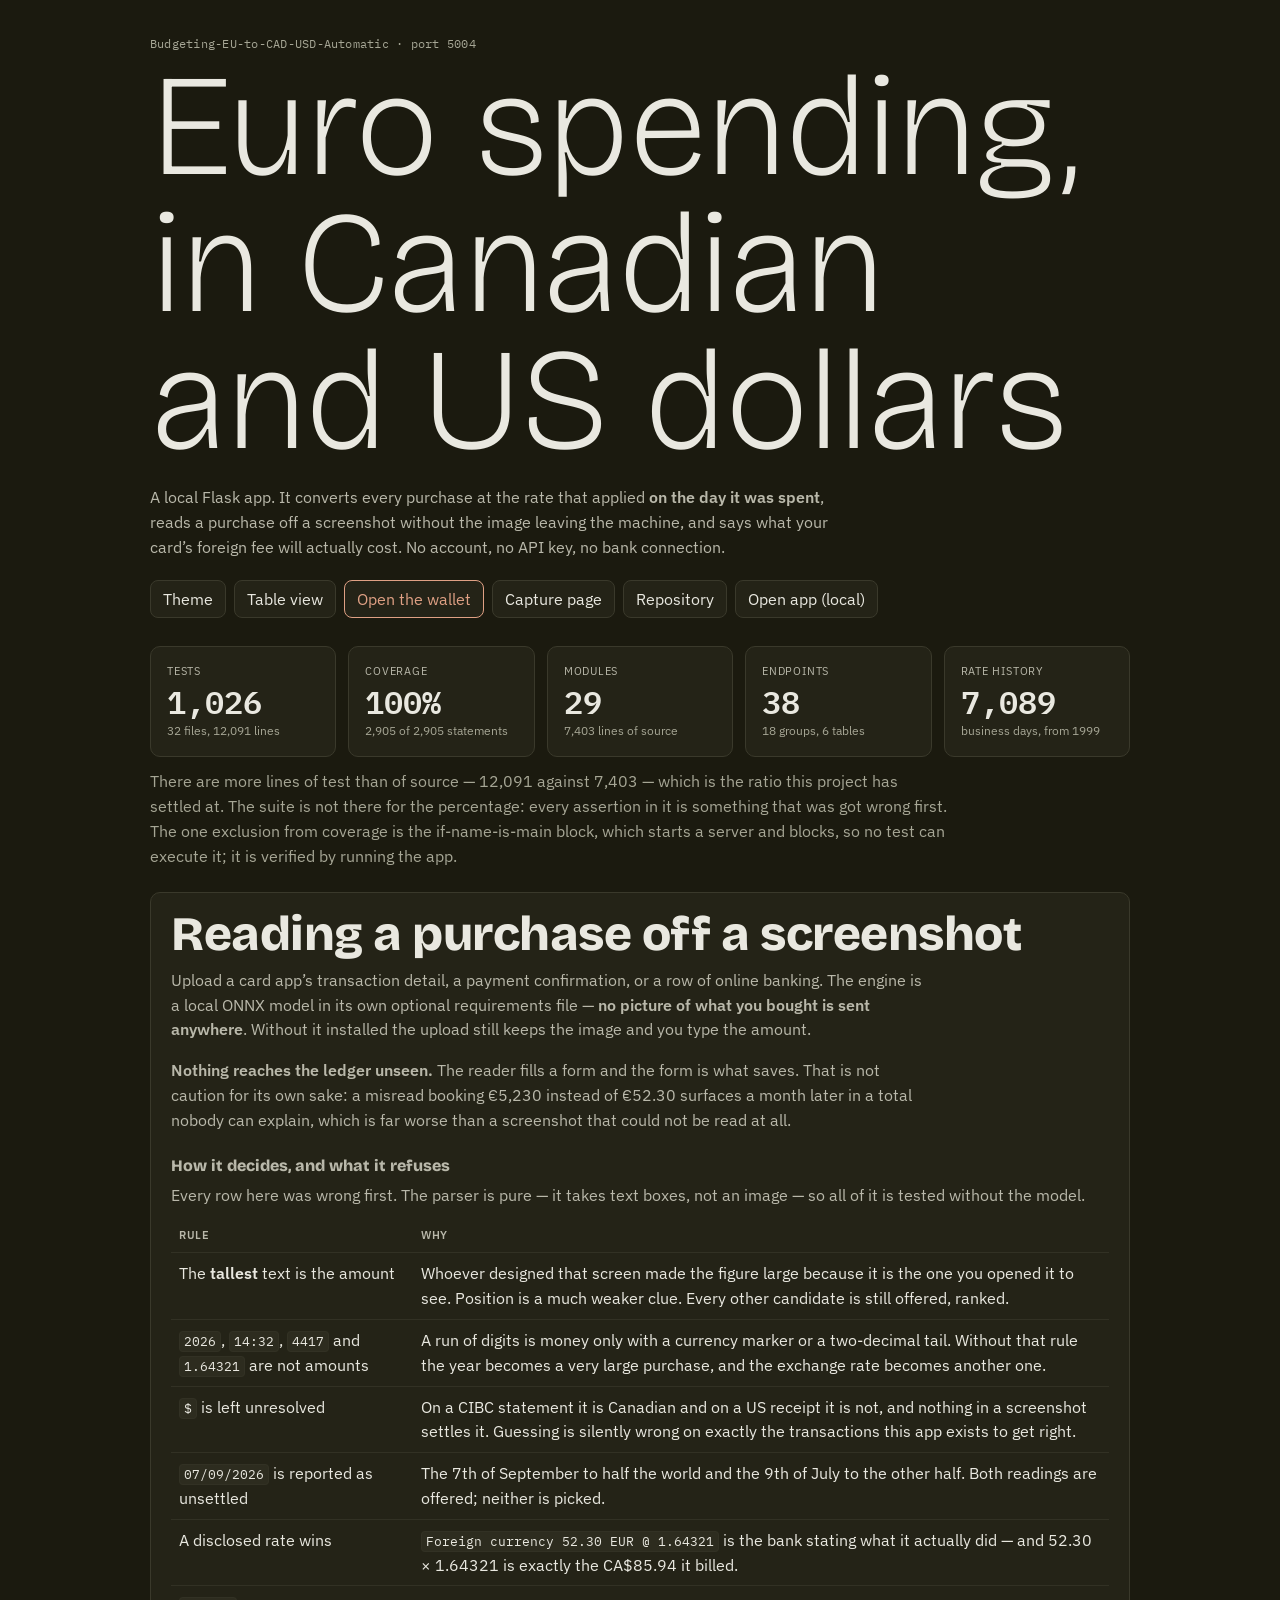
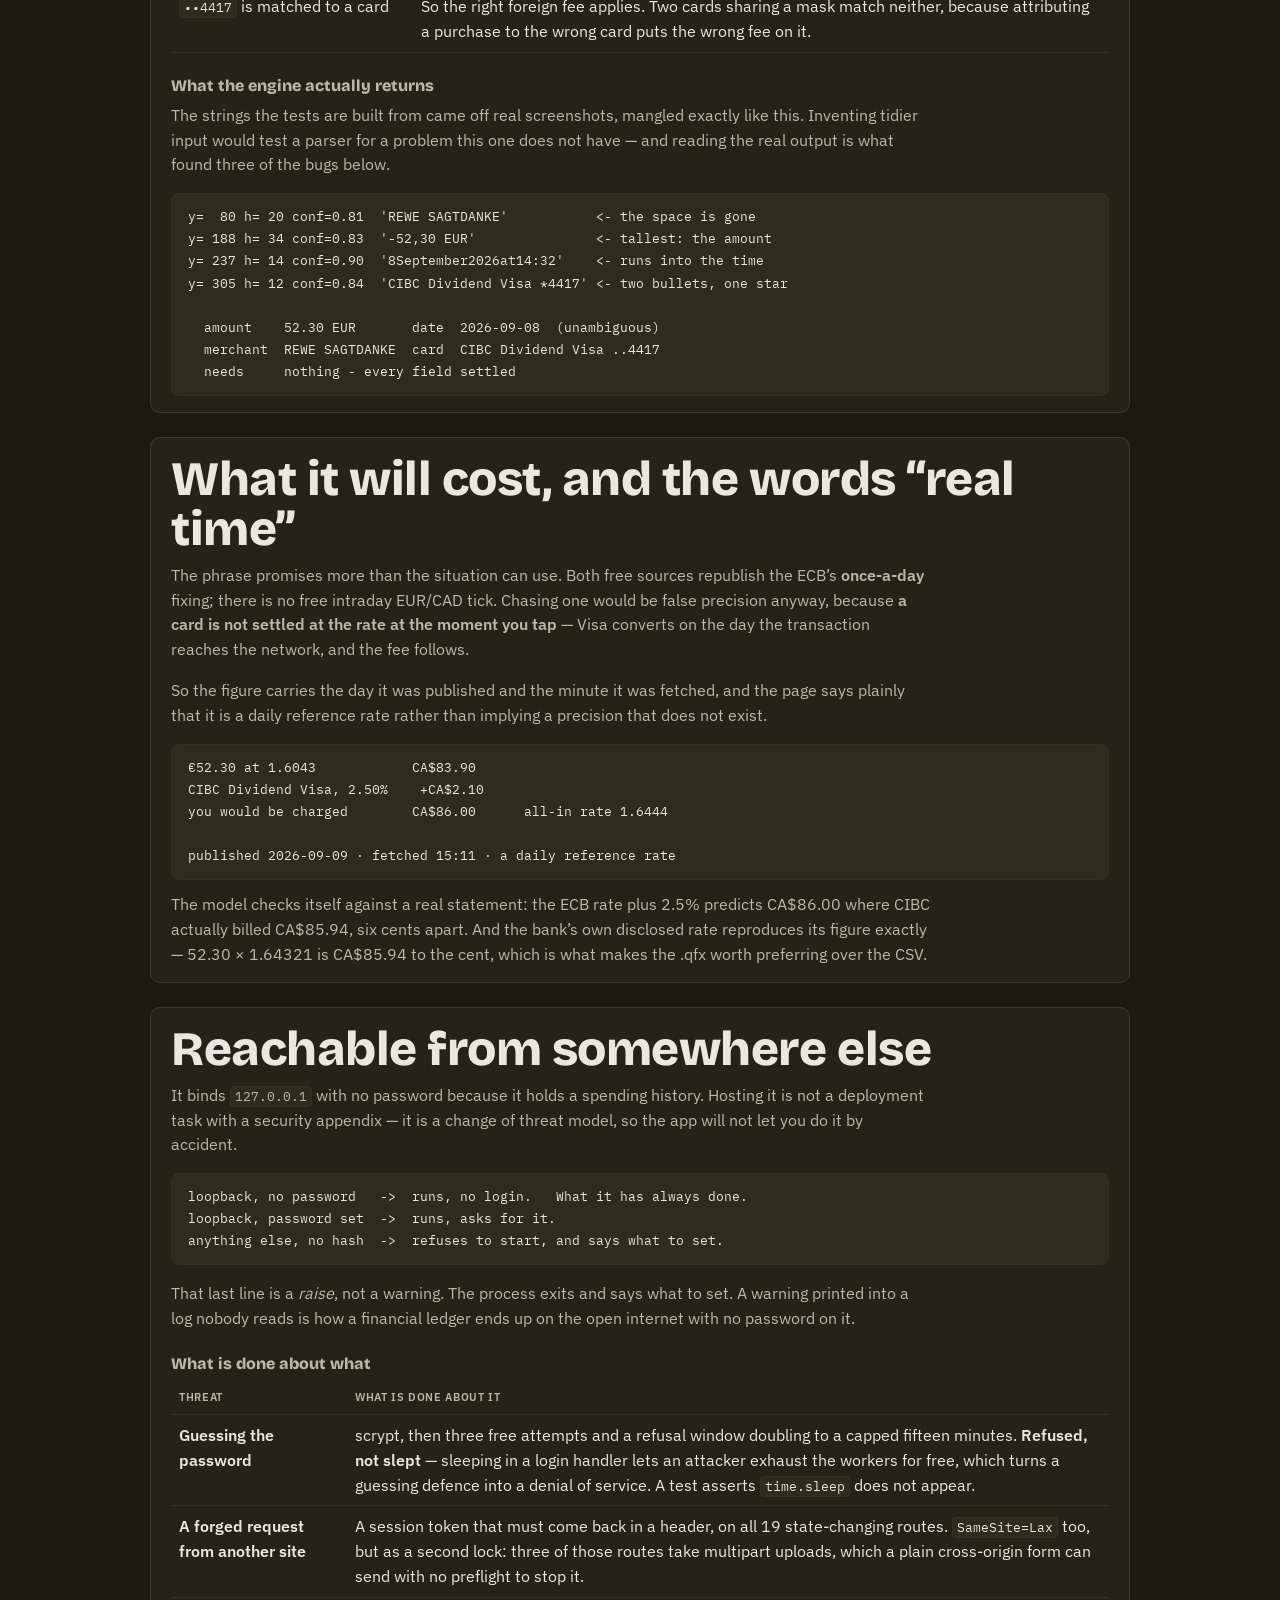
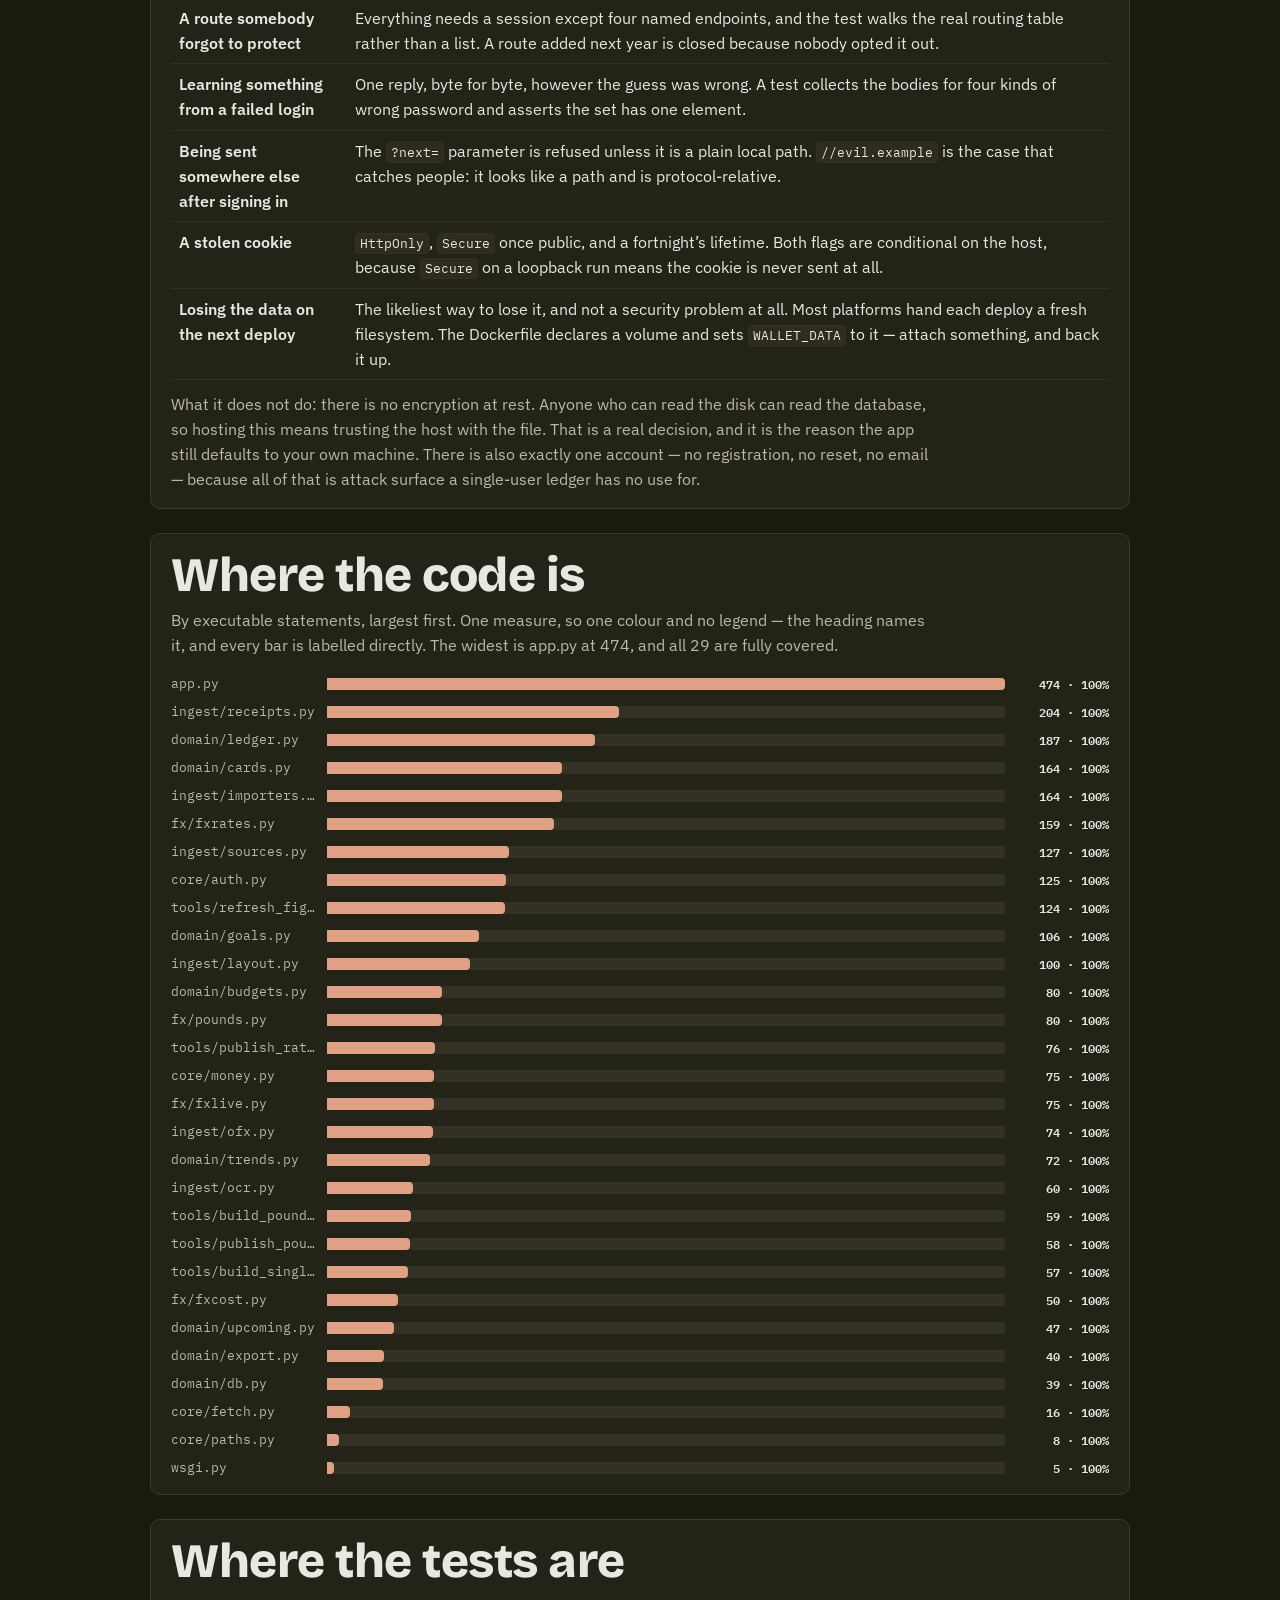
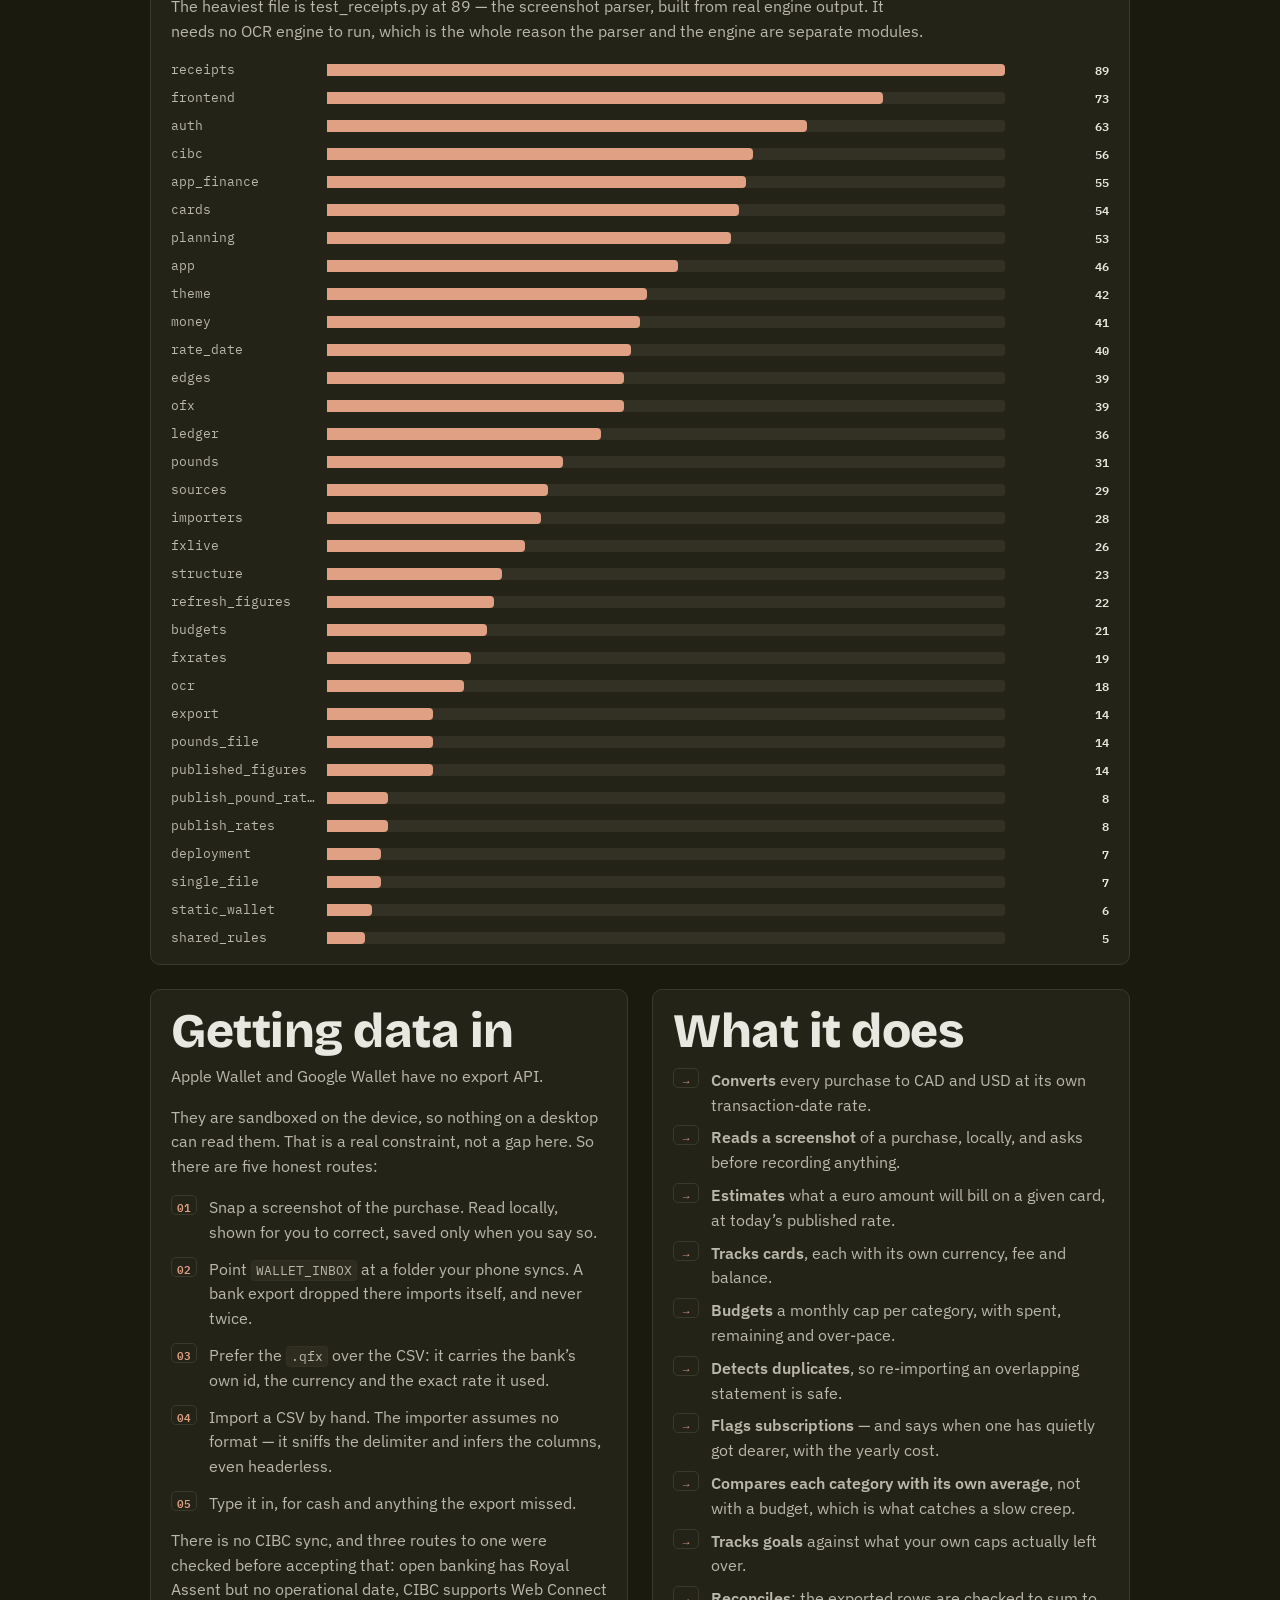
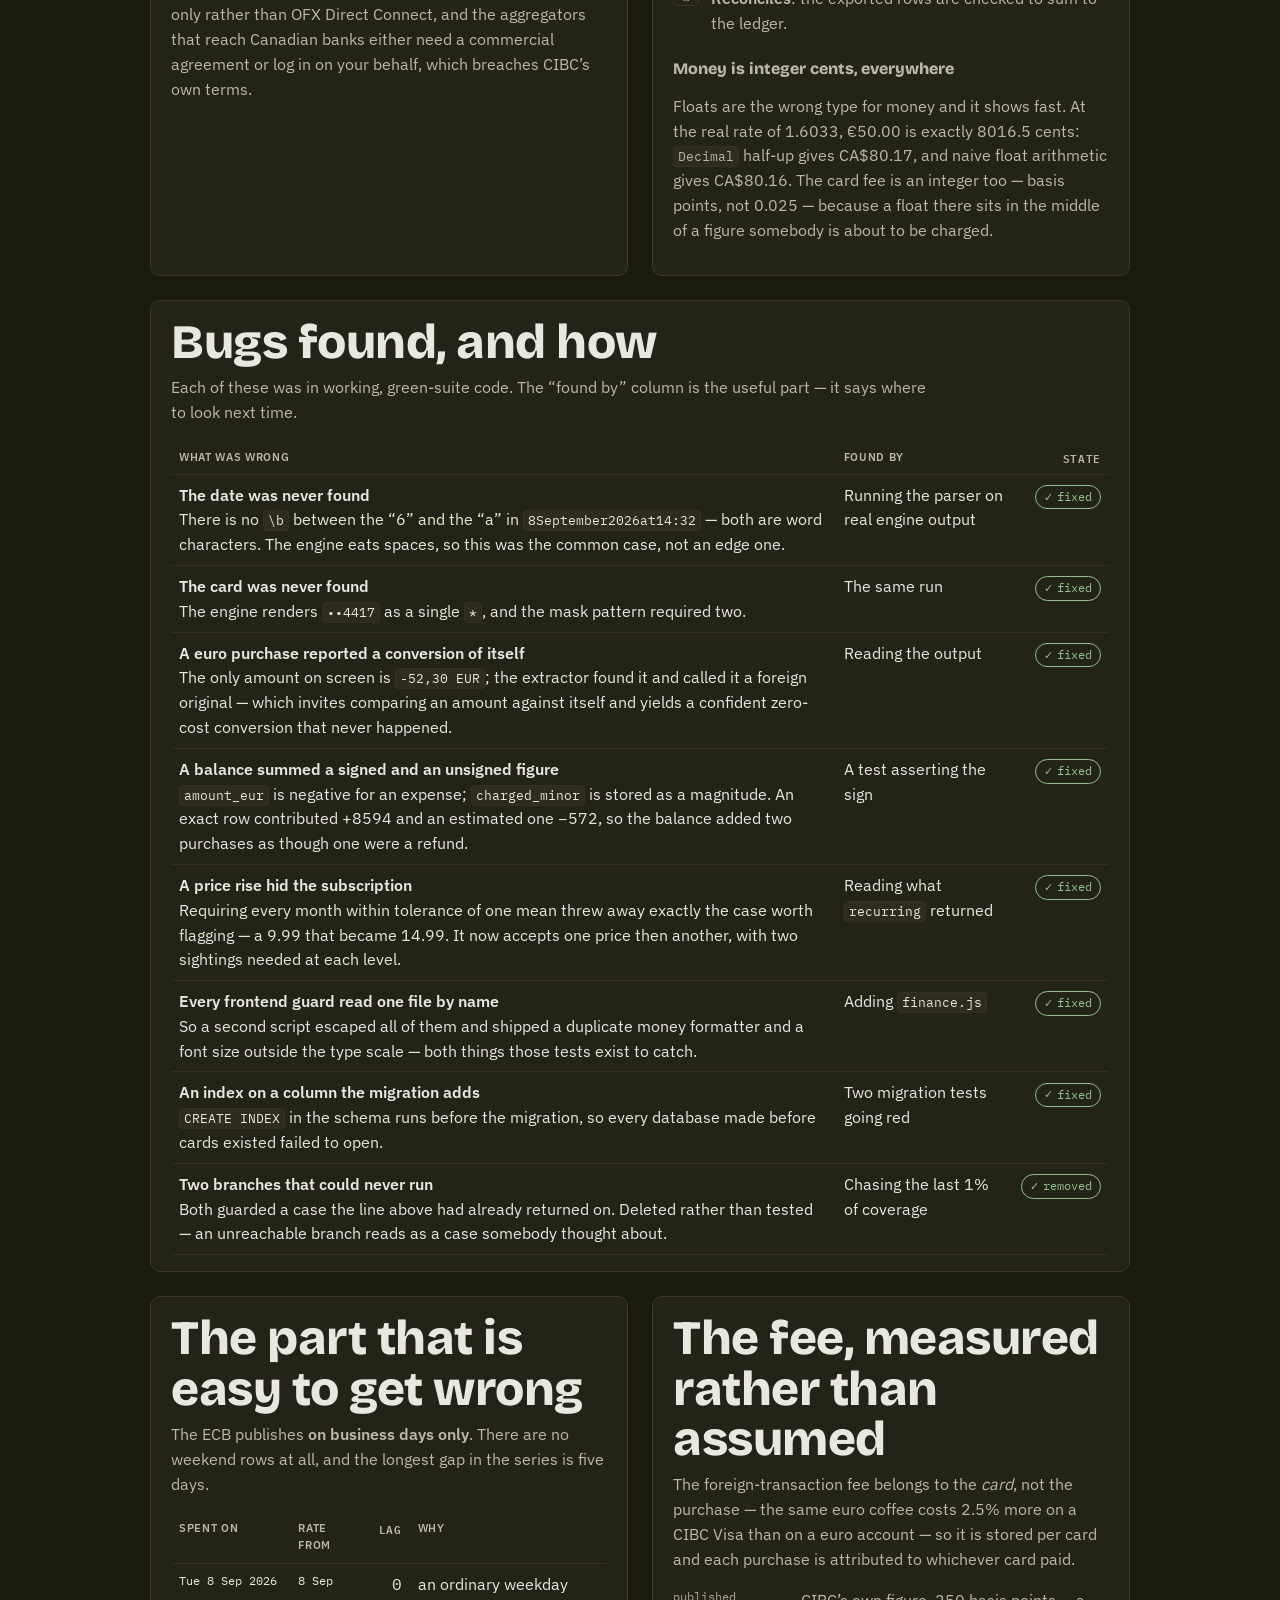
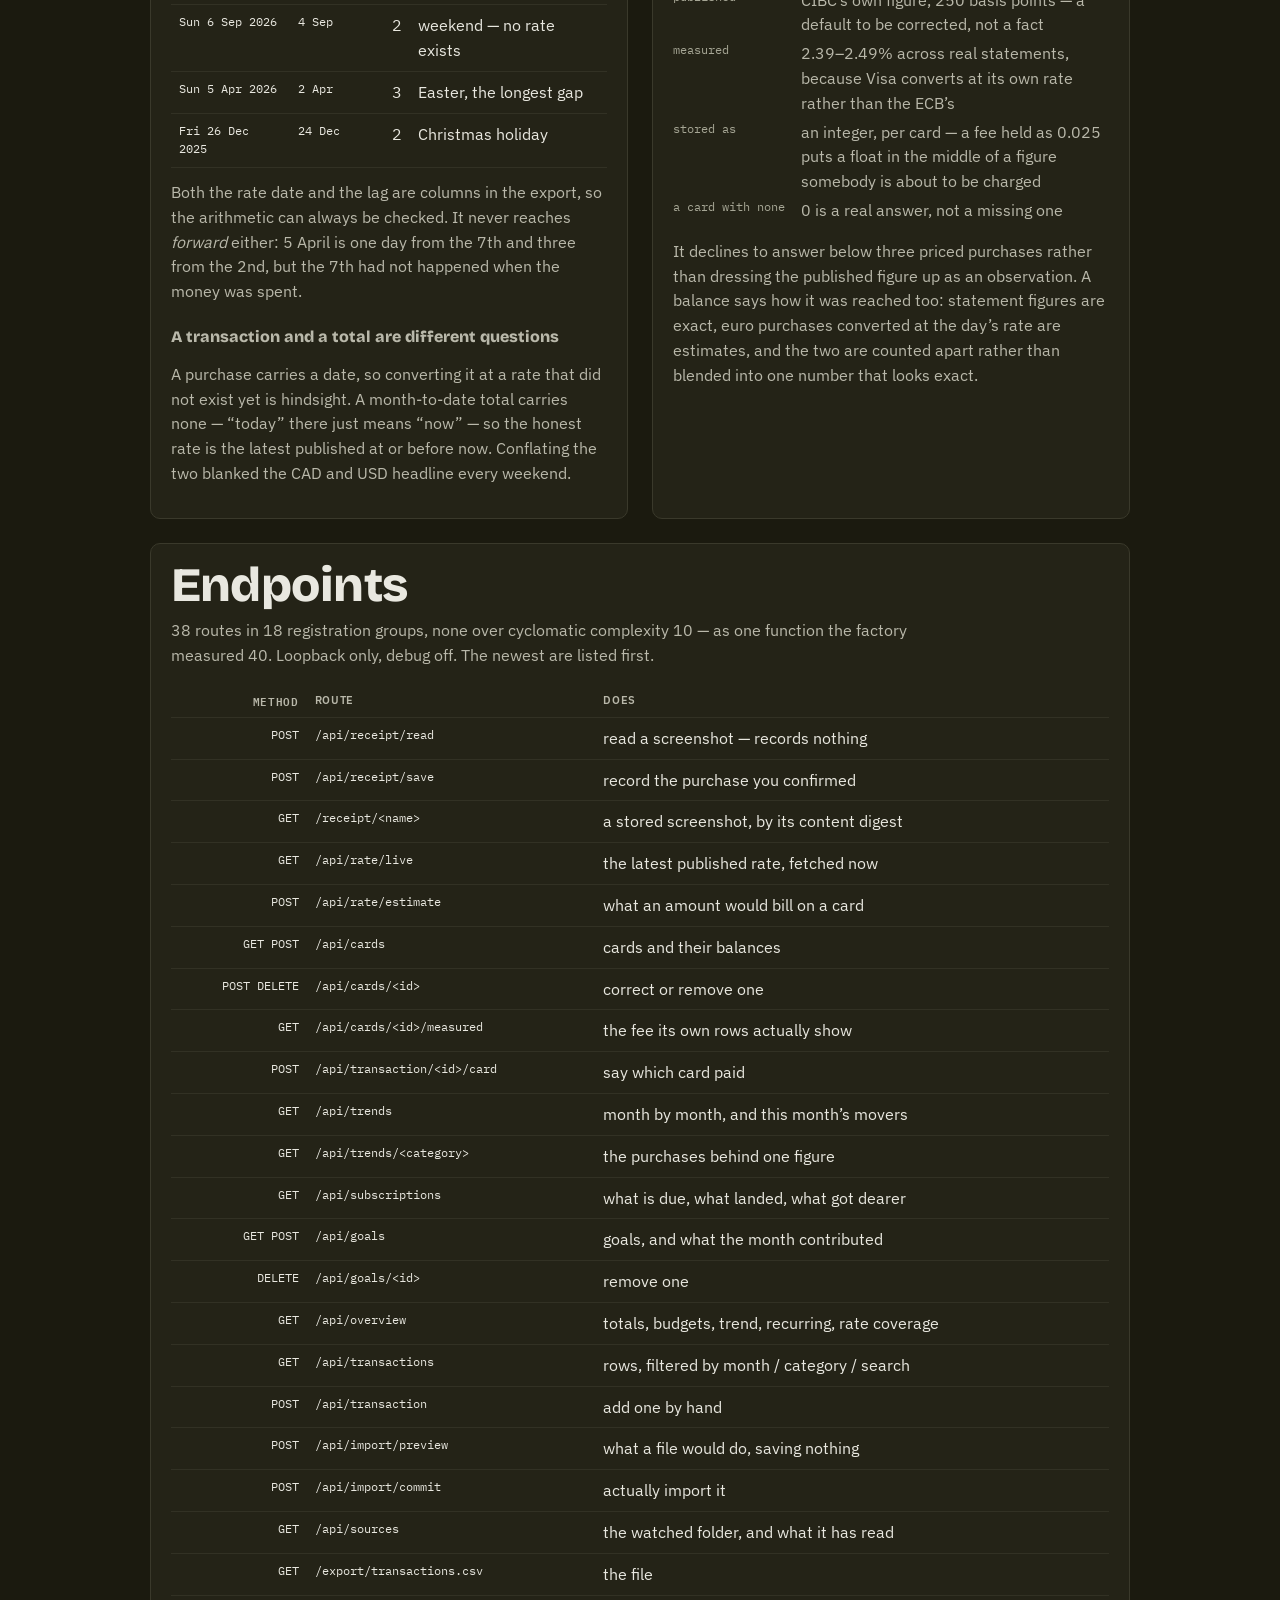
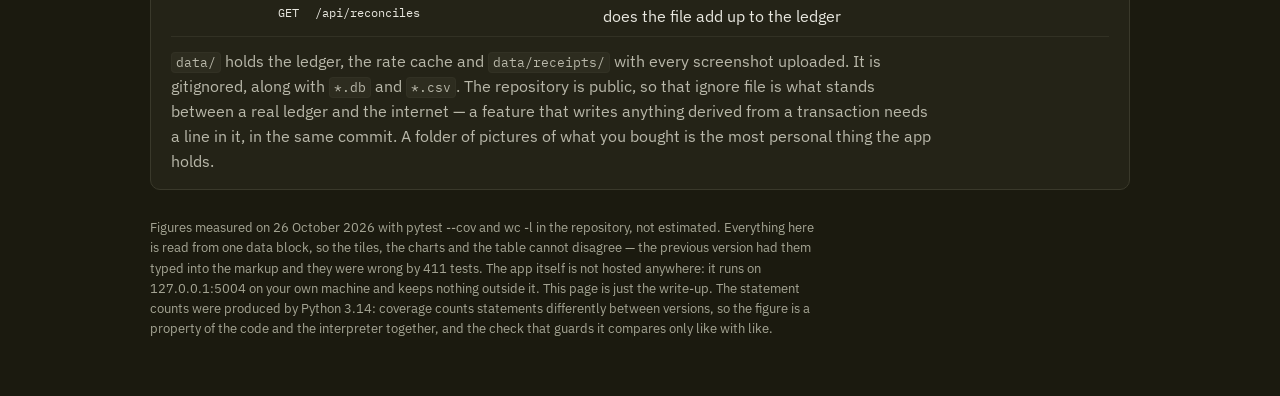
<file: docs/index.html>
<!DOCTYPE html>
<html lang="en" class="theme-dark">
<head>
<meta charset="utf-8">
<meta name="viewport" content="width=device-width, initial-scale=1">
<script>
/* Restores a theme picked before, ahead of first paint. Not needed to theme
 * the page: class="theme-dark" above already does that, with or without
 * JavaScript. The key is shared by every page on this origin, so one choice
 * carries across the whole site. */
try {
  var savedTheme = localStorage.getItem('theme');
  if (/^[a-z]+$/.test(savedTheme)) document.documentElement.classList.replace('theme-dark', 'theme-' + savedTheme);
} catch (e) { /* storage blocked: stay dark */ }
</script>
<link rel="stylesheet" href="fonts.css">
<title>Wallet — euro spending in CAD and USD — overview</title>
<meta name="description" content="A local Flask app that converts euro spending at the rate that applied on the day it was spent, reads a purchase off a screenshot without the image leaving the machine, and measures what a card's foreign transaction fee actually costs.">
<meta property="og:title" content="Wallet — euro spending in Canadian and US dollars">
<!-- No count in here. A figure typed into a meta tag is one nothing on the
     page derives, so it is the first thing to go stale -- this one named a
     test count the suite had passed twice over. -->
<meta property="og:description" content="Fully covered by tests. Reads a purchase off a screenshot locally, without the image leaving the machine, and never records one unseen.">
<meta property="og:type" content="website">
<style>
/* ======================================================================
   DESIGN TOKENS
   1. Theme-independent tokens (spacing, type, shape) live on :root.
   2. Colour tokens live in one block per theme, keyed on a class on <html>.
      class="theme-dark" is in the markup, so the page is themed with no
      JavaScript at all; the script in <head> only restores a theme picked
      before. It does not follow the system's light or dark setting: the
      page is dark until the visitor chooses light.
   3. Every rule below reads these tokens, never a raw colour.
   To add a theme: copy a theme block, rename it .theme-<name>, set every
   token in it, and add <name> to THEMES in the script at the bottom.

   The colour blocks are this project's palette from the portfolio's
   DESIGN.md: olive as the dominant, rust as the one accent. The 13 core
   tokens are design/palettes.json verbatim; success, warning, grid and track
   are derived from the olive and the rust in OKLCH and kept at low chroma.
   Every text pairing below is at least 4.5:1 and every UI pairing at least
   3:1, in both themes, and tests/test_theme.py checks that from these tokens.

   Amber (--color-warning) is an outline only, always with a glyph and a word
   beside it, and never a text colour; it still clears 3:1 as a boundary.
   ====================================================================== */
:root {
  /* spacing: --space-N is N x 4px */
  --space-1: 4px; --space-2: 8px; --space-3: 12px; --space-4: 16px; --space-5: 20px; --space-6: 24px; --space-7: 28px; --space-9: 36px; --space-11: 44px;

  /* typography: the portfolio's three families, self-hosted (fonts.css
     beside this page -- no external request), and its 3x scale: 16px body,
     48px section heads, one display headline. Display type is 200 or 800. */
  --font-display: "Bricolage Grotesque", sans-serif;
  --font-sans: "IBM Plex Sans", sans-serif;
  --font-mono: "IBM Plex Mono", monospace;
  --text-2xs: 11px; --text-xs: 12px; --text-sm: 13px; --text-base: 16px;
  --text-figure: 32px; --text-xl: 48px; --text-display: clamp(64px, 14vw, 144px);
  --weight-display-light: 200; --weight-display: 800;
  --leading-display: .95; --leading-tight: 1.12; --leading-body: 1.55; --leading-relaxed: 1.7;
  --weight-regular: 400; --weight-medium: 600; --weight-semibold: 600;   /* Plex is self-hosted at 400 and 600 only */
  --tracking-tight: -0.2px; --tracking-mono: .02em; --tracking-caps: .06em; --tracking-caps-wide: .07em;

  /* shape */
  --radius-xs: 3px; --radius-sm: 4px; --radius-md: 5px; --radius-lg: 8px; --radius-xl: 10px; --radius-full: 999px;
}

:where(:root), .theme-dark {
  color-scheme: dark;
  --color-bg: #1B1A0F; --color-surface: #242317; --color-surface-subtle: #2D2C1F;
  --color-border: #3A392B; --color-border-strong: #6E6D5B;
  --color-text-primary: #E9E8E0; --color-text-muted: #B9B8AA; --color-text-subtle: #A6A695;
  --color-accent: #DFA084; --color-accent-hover: #F2B99F; --color-accent-subtle: #442C22; --color-text-on-accent: #26160F;
  --color-danger: #DF7F78; --color-success: #91BF92; --color-warning: #D6BB79;
  --color-grid: #323124; --color-track: #323124;
}
.theme-light {
  color-scheme: light;
  --color-bg: #F7F6EE; --color-surface: #FCFCF8; --color-surface-subtle: #EEEEE3;
  --color-border: #DCDCCF; --color-border-strong: #8E8D7B;
  --color-text-primary: #28271D; --color-text-muted: #5D5C4A; --color-text-subtle: #6B6A58;
  --color-accent: #91583E; --color-accent-hover: #77432B; --color-accent-subtle: #FADED2; --color-text-on-accent: #FFF8F5;
  --color-danger: #A83634; --color-success: #3C673E; --color-warning: #7D5D23;
  --color-grid: #E8E7DB; --color-track: #E8E7DB;
}

* { box-sizing: border-box; }
html, body { margin: 0; }
.viz-root {
  padding: var(--space-9) var(--space-6) var(--space-11);
  font: var(--text-base)/var(--leading-body) var(--font-sans);
  background: var(--color-bg); color: var(--color-text-primary);
  min-height: 100vh;
}
main { max-width: 980px; margin: 0 auto; }

.crumb {
  margin: 0 0 var(--space-2); font: var(--weight-regular) var(--text-xs) var(--font-mono); color: var(--color-text-subtle);
  letter-spacing: var(--tracking-mono);
}
/* The one headline: display size, light, against the heavy section heads. */
h1 {
  margin: 0 0 var(--space-4); font: var(--weight-display-light) var(--text-display)/var(--leading-display) var(--font-display);
  letter-spacing: -0.02em; overflow-wrap: break-word;
}
.lede { color: var(--color-text-muted); margin: 0; font-size: var(--text-base); max-width: 68ch; }
.head { display: flex; justify-content: space-between; align-items: flex-start; gap: var(--space-5); flex-wrap: wrap; }
.controls { display: flex; gap: var(--space-2); flex-wrap: wrap; }
button, .btn {
  font: var(--weight-regular) var(--text-base) var(--font-sans); cursor: pointer; text-decoration: none;
  display: inline-block;
  background: var(--color-surface); color: var(--color-text-primary);
  border: 1px solid var(--color-border); border-radius: var(--radius-lg); padding: var(--space-2) var(--space-3);
}
button:hover, .btn:hover { border-color: var(--color-text-subtle); }
button[aria-pressed="true"] { border-color: var(--color-accent); color: var(--color-accent); }
/* The one action here that works from this page. Border and text in the
   series colour rather than a filled block: that is the pairing the palette
   was validated for, and it is already this page's idiom for a button that
   is on. */
.btn.primary { border-color: var(--color-accent); color: var(--color-accent); }

/* ------------------------------------------------------------ stat tiles */
/* A bare stat tile is the one form that ships without a hover layer: there is
 * no plot to interrogate, just the figure and what it counts. */
.tiles { display: grid; grid-template-columns: repeat(auto-fit, minmax(156px, 1fr)); gap: var(--space-3); margin: var(--space-7) 0 var(--space-3); }
.tile { background: var(--color-surface); border: 1px solid var(--color-border); border-radius: var(--radius-xl); padding: var(--space-4) var(--space-4); }
.tile .k { display: block; color: var(--color-text-muted); font-size: var(--text-2xs); text-transform: uppercase; letter-spacing: var(--tracking-caps-wide); }
.tile .v { display: block; margin-top: 4px; font: var(--weight-semibold) var(--text-figure)/var(--leading-tight) var(--font-mono); font-variant-numeric: tabular-nums; }
.tile .n { display: block; margin-top: 2px; color: var(--color-text-subtle); font-size: var(--text-xs); }

.note { color: var(--color-text-subtle); font-size: var(--text-base); max-width: 80ch; margin: var(--space-3) 0 0; }

/* ---------------------------------------------------------------- panels */
.panel { background: var(--color-surface); border: 1px solid var(--color-border); border-radius: var(--radius-xl); padding: var(--space-4) var(--space-5); margin-top: var(--space-6);
         /* a wide table scrolls inside its panel on a phone, not the page */
         min-width: 0; overflow-x: auto; }
.panel h2 { margin: 0 0 var(--space-2); font: var(--weight-display) var(--text-xl)/1.05 var(--font-display); letter-spacing: -0.01em; }
.panel h3 { margin: var(--space-6) 0 var(--space-2); font: var(--weight-display) var(--text-base)/var(--leading-tight) var(--font-display); color: var(--color-text-muted); }
.panel .sub { margin: 0 0 var(--space-4); color: var(--color-text-muted); font-size: var(--text-base); max-width: 76ch; }
.panel p { font-size: var(--text-base); color: var(--color-text-muted); max-width: 76ch; }
.split { display: grid; grid-template-columns: repeat(auto-fit, minmax(min(330px, 100%), 1fr)); gap: var(--space-6); }

/* Thin marks on a recessive track, 4px rounding on the data end only so the
 * mark stays anchored flat to the baseline it grows from. */
.bars { display: grid; gap: var(--space-2); }
/* 144px holds "ingest/receipts.py" at 13px mono; a longer name is cut with
 * an ellipsis rather than running under its own bar. */
.bar { display: grid; grid-template-columns: 144px 1fr 92px; gap: var(--space-3); align-items: center; }
.bar .lab { font: var(--weight-regular) var(--text-sm) var(--font-mono); color: var(--color-text-muted);
            overflow: hidden; text-overflow: ellipsis; white-space: nowrap; }
.bar .rail { position: relative; height: 12px; background: var(--color-track); border-radius: var(--radius-xs); }
.bar .fill { position: absolute; inset: 0 auto 0 0; background: var(--color-accent); border-radius: 0 var(--radius-sm) var(--radius-sm) 0; }
.bar .val { text-align: right; font: var(--weight-medium) var(--text-xs) var(--font-mono); font-variant-numeric: tabular-nums; color: var(--color-text-primary); }
.bar:hover .rail { outline: 2px solid var(--color-border); outline-offset: 2px; }

/* ----------------------------------------------------------------- table */
table { width: 100%; border-collapse: collapse; }
caption { text-align: left; color: var(--color-text-muted); font-size: var(--text-base); padding-bottom: var(--space-3); }
th, td { text-align: left; padding: var(--space-2) var(--space-2); border-bottom: 1px solid var(--color-grid); font-size: var(--text-base); vertical-align: top; }
th { color: var(--color-text-muted); font-size: var(--text-2xs); text-transform: uppercase; letter-spacing: var(--tracking-caps); }
td.num, th.num { text-align: right; font-family: var(--font-mono); font-variant-numeric: tabular-nums; }
td.mono { font-family: var(--font-mono); font-size: var(--text-xs); }
tr.total td { border-bottom: none; font-weight: var(--weight-semibold); }
[hidden] { display: none !important; }

code { font-family: var(--font-mono); font-size: var(--text-sm); background: var(--color-surface-subtle); border: 1px solid var(--color-grid); border-radius: var(--radius-sm); padding: 1px var(--space-1); }
pre {
  background: var(--color-surface-subtle); border: 1px solid var(--color-grid); border-radius: var(--radius-lg);
  padding: var(--space-3) var(--space-4); overflow-x: auto;
  font: var(--text-sm)/var(--leading-relaxed) var(--font-mono); color: var(--color-text-primary); margin: var(--space-3) 0 0;
}

/* Numbered steps, reused from the previous version of this page. */
.flow { list-style: none; margin: var(--space-3) 0 0; padding: 0; display: grid; gap: var(--space-3); }
.flow li { display: grid; grid-template-columns: 26px 1fr; gap: var(--space-3); font-size: var(--text-base); color: var(--color-text-muted); }
.step {
  font: var(--weight-medium) var(--text-2xs) var(--font-mono); color: var(--color-accent);
  border: 1px solid var(--color-border); border-radius: var(--radius-md);
  text-align: center; padding: 1px 0; height: 20px;
}

/* Status. Never colour alone: each carries a glyph and a word, which is what
 * makes the sub-3:1 amber legal. */
.flag { display: inline-flex; align-items: center; gap: var(--space-1); font-size: var(--text-xs);
        padding: 2px var(--space-2); border: 1px solid var(--color-border); border-radius: var(--radius-full);
        white-space: nowrap; }
.flag .g { font-family: var(--font-mono); font-size: var(--text-2xs); }
.flag.good { color: var(--color-success); border-color: var(--color-success); }
/* Amber is never text: the word and glyph stay in the ink and only the
 * outline is amber. Nothing on this page raises one at the moment. */
.flag.warn { color: var(--color-text-primary); border-color: var(--color-warning); }
.flag.crit { color: var(--color-danger); border-color: var(--color-danger); }

.kv { display: grid; grid-template-columns: auto 1fr; gap: var(--space-1) var(--space-4); font-size: var(--text-base); margin-top: var(--space-3); }
.kv dt { color: var(--color-text-subtle); font-family: var(--font-mono); font-size: var(--text-xs); white-space: nowrap; }
.kv dd { margin: 0; color: var(--color-text-muted); }

footer { margin-top: var(--space-7); color: var(--color-text-subtle); font-size: var(--text-sm); max-width: 84ch; }
</style>
</head>

<body class="viz-root" data-palette="#DFA084">
<main>

<div class="head">
  <div>
    <p class="crumb">Budgeting-EU-to-CAD-USD-Automatic &middot; port 5004</p>
    <h1>Euro spending, in Canadian and US dollars</h1>
    <p class="lede">
      A local Flask app. It converts every purchase at the rate that applied
      <strong>on the day it was spent</strong>, reads a purchase off a
      screenshot without the image leaving the machine, and says what your
      card&rsquo;s foreign fee will actually cost. No account, no API key, no
      bank connection.
    </p>
  </div>
  <div class="controls">
    <button id="themeBtn" type="button" aria-label="Switch to light theme">Theme</button>
    <button id="tableBtn" type="button" aria-pressed="false">Table view</button>
    <!-- First, and the only one of the three that works from here: the
         capture page is a static file beside this one, so it opens on a
         phone with nothing installed and nothing running. -->
    <a class="btn primary" href="app/"
       title="The wallet itself, converting in the browser">Open the wallet</a>
    <a class="btn" href="capture/"
       title="Photograph a purchase and record it, in the browser">Capture page</a>
    <a class="btn" href="https://github.com/luke-zhang-cs-py/Budgeting-EU-to-CAD-USD-Automatic">Repository</a>
    <a class="btn" id="localBtn" href="http://127.0.0.1:5004/"
       title="Only works on a machine that is running the app">Open app (local)</a>
  </div>
</div>

<!-- Filled from DATA below. Typed into the markup, these went stale the
     moment a test count moved: this page read 288 tests and 834 statements
     while the suite had 699 and 2,195. -->
<section class="tiles" id="tiles" aria-label="Headline figures"></section>
<p class="note" id="tilesNote"></p>

<!-- ===================================================== the screenshot -->
<section class="panel">
  <h2>Reading a purchase off a screenshot</h2>
  <p class="sub">
    Upload a card app&rsquo;s transaction detail, a payment confirmation, or a
    row of online banking. The engine is a local ONNX model in its own
    optional requirements file &mdash; <strong>no picture of what you bought
    is sent anywhere</strong>. Without it installed the upload still keeps the
    image and you type the amount.
  </p>

  <p>
    <strong>Nothing reaches the ledger unseen.</strong> The reader fills a
    form and the form is what saves. That is not caution for its own sake: a
    misread booking &euro;5,230 instead of &euro;52.30 surfaces a month later
    in a total nobody can explain, which is far worse than a screenshot that
    could not be read at all.
  </p>

  <h3>How it decides, and what it refuses</h3>
  <table>
    <caption>Every row here was wrong first. The parser is pure &mdash; it
      takes text boxes, not an image &mdash; so all of it is tested without
      the model.</caption>
    <thead><tr><th>Rule</th><th>Why</th></tr></thead>
    <tbody id="rulesBody"></tbody>
  </table>

  <h3>What the engine actually returns</h3>
  <p class="sub">
    The strings the tests are built from came off real screenshots, mangled
    exactly like this. Inventing tidier input would test a parser for a
    problem this one does not have &mdash; and reading the real output is
    what found three of the bugs below.
  </p>
  <pre id="ocrSample"></pre>
</section>

<!-- ========================================================== the rate -->
<section class="panel">
  <h2>What it will cost, and the words &ldquo;real time&rdquo;</h2>
  <p class="sub">
    The phrase promises more than the situation can use. Both free sources
    republish the ECB&rsquo;s <strong>once-a-day</strong> fixing; there is no
    free intraday EUR/CAD tick. Chasing one would be false precision anyway,
    because <strong>a card is not settled at the rate at the moment you
    tap</strong> &mdash; Visa converts on the day the transaction reaches the
    network, and the fee follows.
  </p>
  <p>
    So the figure carries the day it was published and the minute it was
    fetched, and the page says plainly that it is a daily reference rate
    rather than implying a precision that does not exist.
  </p>
  <pre id="estimateSample"></pre>
  <p class="note" id="validationNote"></p>
</section>

<!-- ======================================================= being hosted -->
<section class="panel">
  <h2>Reachable from somewhere else</h2>
  <p class="sub">
    It binds <code>127.0.0.1</code> with no password because it holds a
    spending history. Hosting it is not a deployment task with a security
    appendix &mdash; it is a change of threat model, so the app will not let
    you do it by accident.
  </p>
  <pre id="gateSample"></pre>
  <p>
    That last line is a <em>raise</em>, not a warning. The process exits and
    says what to set. A warning printed into a log nobody reads is how a
    financial ledger ends up on the open internet with no password on it.
  </p>

  <h3>What is done about what</h3>
  <table>
    <thead><tr><th>Threat</th><th>What is done about it</th></tr></thead>
    <tbody id="threatBody"></tbody>
  </table>

  <p class="note" id="restNote"></p>
</section>

<!-- ======================================================== the modules -->
<section class="panel" id="modulePanel">
  <h2>Where the code is</h2>
  <p class="sub" id="moduleSub"></p>
  <div class="bars" id="moduleBars"></div>
</section>

<section class="panel" id="testPanel">
  <h2>Where the tests are</h2>
  <p class="sub" id="testSub"></p>
  <div class="bars" id="testBars"></div>
</section>

<section class="panel" id="tablePanel" hidden>
  <h2>The same figures as a table</h2>
  <table>
    <caption>Every module with its size, statements, coverage and
      responsibility.</caption>
    <thead>
      <tr>
        <th scope="col">Module</th><th scope="col" class="num">Lines</th>
        <th scope="col" class="num">Statements</th>
        <th scope="col" class="num">Cover</th>
        <th scope="col">Responsibility</th>
      </tr>
    </thead>
    <tbody id="tableBody"></tbody>
  </table>
</section>

<!-- ======================================================= how it runs -->
<div class="split">
  <section class="panel">
    <h2>Getting data in</h2>
    <p class="sub">Apple Wallet and Google Wallet have no export API.</p>
    <p>
      They are sandboxed on the device, so nothing on a desktop can read them.
      That is a real constraint, not a gap here. So there are five honest
      routes:
    </p>
    <ol class="flow" id="routesIn"></ol>
    <p class="note" id="cibcNote"></p>
  </section>

  <section class="panel">
    <h2>What it does</h2>
    <ul class="flow" id="doesList" style="gap:var(--space-2)"></ul>
    <h3>Money is integer cents, everywhere</h3>
    <p style="font-size:var(--text-base)">
      Floats are the wrong type for money and it shows fast. At the real rate
      of 1.6033, &euro;50.00 is exactly 8016.5 cents: <code>Decimal</code>
      half-up gives CA$80.17, and naive float arithmetic gives CA$80.16. The
      card fee is an integer too &mdash; basis points, not 0.025 &mdash;
      because a float there sits in the middle of a figure somebody is about
      to be charged.
    </p>
  </section>
</div>

<!-- ============================================================= bugs -->
<section class="panel">
  <h2>Bugs found, and how</h2>
  <p class="sub">
    Each of these was in working, green-suite code. The &ldquo;found by&rdquo;
    column is the useful part &mdash; it says where to look next time.
  </p>
  <table>
    <thead><tr><th>What was wrong</th><th>Found by</th><th class="num">State</th></tr></thead>
    <tbody id="bugBody"></tbody>
  </table>
</section>

<div class="split">
  <section class="panel">
    <h2>The part that is easy to get wrong</h2>
    <p class="sub">
      The ECB publishes <strong>on business days only</strong>. There are no
      weekend rows at all, and the longest gap in the series is five days.
    </p>
    <table>
      <thead><tr><th>Spent on</th><th>Rate from</th><th class="num">Lag</th><th>Why</th></tr></thead>
      <tbody id="gapBody"></tbody>
    </table>
    <p class="note">
      Both the rate date and the lag are columns in the export, so the
      arithmetic can always be checked. It never reaches <em>forward</em>
      either: 5&nbsp;April is one day from the 7th and three from the 2nd, but
      the 7th had not happened when the money was spent.
    </p>
    <h3>A transaction and a total are different questions</h3>
    <p style="font-size:var(--text-base)">
      A purchase carries a date, so converting it at a rate that did not exist
      yet is hindsight. A month-to-date total carries none &mdash;
      &ldquo;today&rdquo; there just means &ldquo;now&rdquo; &mdash; so the
      honest rate is the latest published at or before now. Conflating the two
      blanked the CAD and USD headline every weekend.
    </p>
  </section>

  <section class="panel">
    <h2>The fee, measured rather than assumed</h2>
    <p class="sub">
      The foreign-transaction fee belongs to the <em>card</em>, not the
      purchase &mdash; the same euro coffee costs 2.5% more on a CIBC Visa
      than on a euro account &mdash; so it is stored per card and each
      purchase is attributed to whichever card paid.
    </p>
    <dl class="kv" id="feeKv"></dl>
    <p class="note">
      It declines to answer below three priced purchases rather than dressing
      the published figure up as an observation. A balance says how it was
      reached too: statement figures are exact, euro purchases converted at
      the day&rsquo;s rate are estimates, and the two are counted apart rather
      than blended into one number that looks exact.
    </p>
  </section>
</div>

<!-- ======================================================== endpoints -->
<section class="panel">
  <h2>Endpoints</h2>
  <p class="sub" id="routeSub"></p>
  <table>
    <thead><tr><th class="num">Method</th><th>Route</th><th>Does</th></tr></thead>
    <tbody id="routeBody"></tbody>
  </table>
  <p class="note">
    <code>data/</code> holds the ledger, the rate cache and
    <code>data/receipts/</code> with every screenshot uploaded. It is
    gitignored, along with <code>*.db</code> and <code>*.csv</code>. The
    repository is public, so that ignore file is what stands between a real
    ledger and the internet &mdash; a feature that writes anything derived
    from a transaction needs a line in it, in the same commit. A folder of
    pictures of what you bought is the most personal thing the app holds.
  </p>
</section>

<footer>
  <p id="footNote"></p>
</footer>

</main>

<script>
'use strict';

/* Every number on this page is read from here, so the tiles, the charts and
 * the table cannot drift apart. The previous version had its headline figures
 * typed into the markup, and by the time anybody looked they were wrong by
 * 411 tests and 1,361 statements.
 *
 * Measured 9 September 2026 with `pytest -q --cov=. --cov-report=term` and
 * `wc -l` in the repository. Not estimated. */

var MODULES = [
  { name: 'app.py',                       lines: 961, stmts: 474, missed:  0, does: 'the web front end; 37 routes in 18 small groups' },
  { name: 'ingest/receipts.py',           lines: 482, stmts: 204, missed:  0, does: 'turns OCR text boxes into a purchase — pure, no engine' },
  { name: 'domain/ledger.py',             lines: 469, stmts: 187, missed:  0, does: 'transactions, the duplicate rule, recurring detection' },
  { name: 'domain/cards.py',              lines: 406, stmts: 164, missed:  0, does: 'cards, their fees in basis points, and their balances' },
  { name: 'ingest/importers.py',          lines: 386, stmts: 164, missed:  0, does: 'reads a statement in whatever shape it arrives' },
  { name: 'fx/fxrates.py',                lines: 331, stmts: 159, missed:  0, does: 'ECB history, cached; the business-day lookback' },
  { name: 'ingest/sources.py',            lines: 303, stmts: 127, missed:  0, does: 'the watched folder, and what it has already read' },
  { name: 'core/auth.py',                 lines: 369, stmts: 125, missed:  0, does: 'the password, the session, the CSRF token, the headers' },
  { name: 'tools/refresh_figures.py',     lines: 233, stmts: 124, missed:  0, does: 'rewrites the figures on this page from a real run' },
  { name: 'domain/goals.py',              lines: 235, stmts: 106, missed:  0, does: 'goals, derived from what the caps left over' },
  { name: 'ingest/layout.py',             lines: 266, stmts: 100, missed:  0, does: 'works out which column of a CSV is which' },
  { name: 'domain/budgets.py',            lines: 210, stmts:  80, missed:  0, does: 'a monthly cap per category, and pace against it' },
  { name: 'fx/pounds.py',                 lines: 248, stmts:  80, missed:  0, does: 'CAD into GBP across two euro legs, against a £1,000 cap' },
  { name: 'tools/publish_rates.py',       lines: 187, stmts:  76, missed:  0, does: 'moves the wallet’s rate snapshot and its fixture forward' },
  { name: 'core/money.py',                lines: 207, stmts:  75, missed:  0, does: 'integer cents; the one parser and the one formatter' },
  { name: 'fx/fxlive.py',                 lines: 173, stmts:  75, missed:  0, does: 'the latest published rate, fetched on demand' },
  { name: 'ingest/ofx.py',                lines: 212, stmts:  74, missed:  0, does: 'OFX/QFX, both dialects — the bank’s own rate' },
  { name: 'domain/trends.py',             lines: 201, stmts:  72, missed:  0, does: 'each category against its own average, with drilldown' },
  { name: 'ingest/ocr.py',                lines: 152, stmts:  60, missed:  0, does: 'image to text boxes; the optional engine sits behind it' },
  { name: 'tools/build_pounds_file.py',   lines: 194, stmts:  59, missed:  0, does: 'folds the pound wallet into one self-contained file' },
  { name: 'tools/publish_pound_rates.py', lines: 130, stmts:  58, missed:  0, does: 'the pound wallet’s CAD and GBP rate file, and its cases' },
  { name: 'tools/build_single_file.py',   lines: 169, stmts:  57, missed:  0, does: 'folds the euro wallet into one self-contained file' },
  { name: 'fx/fxcost.py',                 lines: 186, stmts:  50, missed:  0, does: 'what a conversion cost, and what the next will cost' },
  { name: 'domain/upcoming.py',           lines: 160, stmts:  47, missed:  0, does: 'subscriptions: due, landed, lapsed, and price rises' },
  { name: 'domain/export.py',             lines: 133, stmts:  40, missed:  0, does: 'the CSV, and whether it adds up to the ledger' },
  { name: 'domain/db.py',                 lines: 265, stmts:  39, missed:  0, does: 'six tables, and the additive migration' },
  { name: 'core/fetch.py',                lines:  52, stmts:  16, missed:  0, does: 'one way to get bytes: urllib, then curl' },
  { name: 'core/paths.py',                lines:  43, stmts:   8, missed:  0, does: 'where the data lives — one decision, one place' },
  { name: 'wsgi.py',                      lines:  40, stmts:   5, missed:  0, does: 'the entry point a real server uses; not the dev one' }
];

var TESTS = [
  { file: 'test_receipts.py',            n: 89, of: 'the screenshot parser, built from real engine output' },
  { file: 'test_frontend.py',            n: 73, of: 'escaping, dead ids and the type scale, over both bundles' },
  { file: 'test_auth.py',                n: 63, of: 'the refusals: no password, no token, no session' },
  { file: 'test_cibc.py',                n: 56, of: 'the headerless CIBC exports, all three layouts' },
  { file: 'test_app_finance.py',         n: 55, of: 'routes for screenshots, rates, cards and planning' },
  { file: 'test_cards.py',               n: 54, of: 'fees, balances, and the exact-vs-estimated split' },
  { file: 'test_planning.py',            n: 53, of: 'trends, subscriptions and goals' },
  { file: 'test_app.py',                 n: 46, of: 'the original HTTP surface' },
  { file: 'test_theme.py',               n: 42, of: 'the colour themes: every pairing at WCAG AA, the toggle, and no-JS dark' },
  { file: 'test_money.py',               n: 41, of: 'both decimal conventions, and never a silent zero' },
  { file: 'test_rate_date.py',           n: 40, of: 'weekends, Easter, Christmas, and the lookback' },
  { file: 'test_edges.py',               n: 39, of: 'the network ladder and malformed rate files' },
  { file: 'test_ofx.py',                 n: 39, of: 'both OFX dialects and the disclosed rate' },
  { file: 'test_ledger.py',              n: 36, of: 'the duplicate rule and recurring detection' },
  { file: 'test_pounds.py',              n: 31, of: 'the cross rate and the markup, in both languages, one fixture' },
  { file: 'test_sources.py',             n: 29, of: 'the watched folder, and never importing twice' },
  { file: 'test_importers.py',           n: 28, of: 'statements in whatever shape they arrive' },
  { file: 'test_fxlive.py',              n: 26, of: 'two rate sources, and refusing an implausible one' },
  { file: 'test_structure.py',           n: 23, of: 'the smells, guarded structurally' },
  { file: 'test_refresh_figures.py',     n: 22, of: 'the script that rewrites these figures, run on a tiny project' },
  { file: 'test_budgets.py',             n: 21, of: 'caps, pace and the month boundary' },
  { file: 'test_fxrates.py',             n: 19, of: 'the ECB history and its cache' },
  { file: 'test_ocr.py',                 n: 18, of: 'the engine wrapper, and life without it' },
  { file: 'test_export.py',              n: 14, of: 'the file, and whether it reconciles' },
  { file: 'test_pounds_file.py',         n: 14, of: 'the pound wallet as one file, opened from disk, limit and all' },
  { file: 'test_published_figures.py',   n: 14, of: 'the numbers on this page, against the measurement' },
  { file: 'test_publish_pound_rates.py', n:  8, of: 'the pound rate tool, fed a zip in the ECB’s own shape' },
  { file: 'test_publish_rates.py',       n:  8, of: 'the rate snapshot tool, and that it rebuilds the committed fixture' },
  { file: 'test_deployment.py',          n:  7, of: 'that the two host configs agree with the Dockerfile and the app' },
  { file: 'test_single_file.py',         n:  7, of: 'the standalone build: one file, opened from disk, no network' },
  { file: 'test_static_wallet.py',       n:  6, of: 'the rate lookup in both languages, and the file between them' },
  { file: 'test_shared_rules.py',        n:  5, of: 'the parser in both languages, against one shared fixture' }
];

/* Authored prose with intentional markup, kept out of esc() deliberately --
 * see drawRules and drawBugs, which say so. Nothing here comes from a user. */
var RULES = [
  ['The <b>tallest</b> text is the amount',
   'Whoever designed that screen made the figure large because it is the one you opened it to see. Position is a much weaker clue. Every other candidate is still offered, ranked.'],
  ['<code>2026</code>, <code>14:32</code>, <code>4417</code> and <code>1.64321</code> are not amounts',
   'A run of digits is money only with a currency marker or a two-decimal tail. Without that rule the year becomes a very large purchase, and the exchange rate becomes another one.'],
  ['<code>$</code> is left unresolved',
   'On a CIBC statement it is Canadian and on a US receipt it is not, and nothing in a screenshot settles it. Guessing is silently wrong on exactly the transactions this app exists to get right.'],
  ['<code>07/09/2026</code> is reported as unsettled',
   'The 7th of September to half the world and the 9th of July to the other half. Both readings are offered; neither is picked.'],
  ['A disclosed rate wins',
   '<code>Foreign currency 52.30 EUR @ 1.64321</code> is the bank stating what it actually did &mdash; and 52.30 &times; 1.64321 is exactly the CA$85.94 it billed.'],
  ['<code>&bull;&bull;4417</code> is matched to a card',
   'So the right foreign fee applies. Two cards sharing a mask match neither, because attributing a purchase to the wrong card puts the wrong fee on it.']
];

var BUGS = [
  ['The date was never found',
   'There is no <code>\\b</code> between the &ldquo;6&rdquo; and the &ldquo;a&rdquo; in <code>8September2026at14:32</code> &mdash; both are word characters. The engine eats spaces, so this was the common case, not an edge one.',
   'Running the parser on real engine output', 'fixed'],
  ['The card was never found',
   'The engine renders <code>&bull;&bull;4417</code> as a single <code>*</code>, and the mask pattern required two.',
   'The same run', 'fixed'],
  ['A euro purchase reported a conversion of itself',
   'The only amount on screen is <code>-52,30 EUR</code>; the extractor found it and called it a foreign original &mdash; which invites comparing an amount against itself and yields a confident zero-cost conversion that never happened.',
   'Reading the output', 'fixed'],
  ['A balance summed a signed and an unsigned figure',
   '<code>amount_eur</code> is negative for an expense; <code>charged_minor</code> is stored as a magnitude. An exact row contributed +8594 and an estimated one &minus;572, so the balance added two purchases as though one were a refund.',
   'A test asserting the sign', 'fixed'],
  ['A price rise hid the subscription',
   'Requiring every month within tolerance of one mean threw away exactly the case worth flagging &mdash; a 9.99 that became 14.99. It now accepts one price then another, with two sightings needed at each level.',
   'Reading what <code>recurring</code> returned', 'fixed'],
  ['Every frontend guard read one file by name',
   'So a second script escaped all of them and shipped a duplicate money formatter and a font size outside the type scale &mdash; both things those tests exist to catch.',
   'Adding <code>finance.js</code>', 'fixed'],
  ['An index on a column the migration adds',
   '<code>CREATE INDEX</code> in the schema runs before the migration, so every database made before cards existed failed to open.',
   'Two migration tests going red', 'fixed'],
  ['Two branches that could never run',
   'Both guarded a case the line above had already returned on. Deleted rather than tested &mdash; an unreachable branch reads as a case somebody thought about.',
   'Chasing the last 1% of coverage', 'removed']
];

var GAPS = [
  ['Tue 8 Sep 2026', '8 Sep', 0, 'an ordinary weekday'],
  ['Sun 6 Sep 2026', '4 Sep', 2, 'weekend — no rate exists'],
  ['Sun 5 Apr 2026', '2 Apr', 3, 'Easter, the longest gap'],
  ['Fri 26 Dec 2025', '24 Dec', 2, 'Christmas holiday']
];

var ROUTES_IN = [
  'Snap a screenshot of the purchase. Read locally, shown for you to correct, saved only when you say so.',
  'Point <code>WALLET_INBOX</code> at a folder your phone syncs. A bank export dropped there imports itself, and never twice.',
  'Prefer the <code>.qfx</code> over the CSV: it carries the bank&rsquo;s own id, the currency and the exact rate it used.',
  'Import a CSV by hand. The importer assumes no format &mdash; it sniffs the delimiter and infers the columns, even headerless.',
  'Type it in, for cash and anything the export missed.'
];

var DOES = [
  '<strong>Converts</strong> every purchase to CAD and USD at its own transaction-date rate.',
  '<strong>Reads a screenshot</strong> of a purchase, locally, and asks before recording anything.',
  '<strong>Estimates</strong> what a euro amount will bill on a given card, at today&rsquo;s published rate.',
  '<strong>Tracks cards</strong>, each with its own currency, fee and balance.',
  '<strong>Budgets</strong> a monthly cap per category, with spent, remaining and over-pace.',
  '<strong>Detects duplicates</strong>, so re-importing an overlapping statement is safe.',
  '<strong>Flags subscriptions</strong> &mdash; and says when one has quietly got dearer, with the yearly cost.',
  '<strong>Compares each category with its own average</strong>, not with a budget, which is what catches a slow creep.',
  '<strong>Tracks goals</strong> against what your own caps actually left over.',
  '<strong>Reconciles</strong>: the exported rows are checked to sum to the ledger.'
];

var ROUTES = [
  ['POST', '/api/receipt/read', 'read a screenshot — records nothing'],
  ['POST', '/api/receipt/save', 'record the purchase you confirmed'],
  ['GET', '/receipt/&lt;name&gt;', 'a stored screenshot, by its content digest'],
  ['GET', '/api/rate/live', 'the latest published rate, fetched now'],
  ['POST', '/api/rate/estimate', 'what an amount would bill on a card'],
  ['GET POST', '/api/cards', 'cards and their balances'],
  ['POST DELETE', '/api/cards/&lt;id&gt;', 'correct or remove one'],
  ['GET', '/api/cards/&lt;id&gt;/measured', 'the fee its own rows actually show'],
  ['POST', '/api/transaction/&lt;id&gt;/card', 'say which card paid'],
  ['GET', '/api/trends', 'month by month, and this month’s movers'],
  ['GET', '/api/trends/&lt;category&gt;', 'the purchases behind one figure'],
  ['GET', '/api/subscriptions', 'what is due, what landed, what got dearer'],
  ['GET POST', '/api/goals', 'goals, and what the month contributed'],
  ['DELETE', '/api/goals/&lt;id&gt;', 'remove one'],
  ['GET', '/api/overview', 'totals, budgets, trend, recurring, rate coverage'],
  ['GET', '/api/transactions', 'rows, filtered by month / category / search'],
  ['POST', '/api/transaction', 'add one by hand'],
  ['POST', '/api/import/preview', 'what a file would do, saving nothing'],
  ['POST', '/api/import/commit', 'actually import it'],
  ['GET', '/api/sources', 'the watched folder, and what it has read'],
  ['GET', '/export/transactions.csv', 'the file'],
  ['GET', '/api/reconciles', 'does the file add up to the ledger']
];

var FEE = [
  ['published', 'CIBC’s own figure, 250 basis points — a default to be corrected, not a fact'],
  ['measured', '2.39–2.49% across real statements, because Visa converts at its own rate rather than the ECB’s'],
  ['stored as', 'an integer, per card — a fee held as 0.025 puts a float in the middle of a figure somebody is about to be charged'],
  ['a card with none', '0 is a real answer, not a missing one']
];

var THREATS = [
  ['Guessing the password',
   'scrypt, then three free attempts and a refusal window doubling to a capped fifteen minutes. <b>Refused, not slept</b> &mdash; sleeping in a login handler lets an attacker exhaust the workers for free, which turns a guessing defence into a denial of service. A test asserts <code>time.sleep</code> does not appear.'],
  ['A forged request from another site',
   'A session token that must come back in a header, on all 19 state-changing routes. <code>SameSite=Lax</code> too, but as a second lock: three of those routes take multipart uploads, which a plain cross-origin form can send with no preflight to stop it.'],
  ['A route somebody forgot to protect',
   'Everything needs a session except four named endpoints, and the test walks the real routing table rather than a list. A route added next year is closed because nobody opted it out.'],
  ['Learning something from a failed login',
   'One reply, byte for byte, however the guess was wrong. A test collects the bodies for four kinds of wrong password and asserts the set has one element.'],
  ['Being sent somewhere else after signing in',
   'The <code>?next=</code> parameter is refused unless it is a plain local path. <code>//evil.example</code> is the case that catches people: it looks like a path and is protocol-relative.'],
  ['A stolen cookie',
   '<code>HttpOnly</code>, <code>Secure</code> once public, and a fortnight&rsquo;s lifetime. Both flags are conditional on the host, because <code>Secure</code> on a loopback run means the cookie is never sent at all.'],
  ['Losing the data on the next deploy',
   'The likeliest way to lose it, and not a security problem at all. Most platforms hand each deploy a fresh filesystem. The Dockerfile declares a volume and sets <code>WALLET_DATA</code> to it &mdash; attach something, and back it up.']
];

var RATE_HISTORY_DAYS = 7089;
var TABLES = 6;
var ROUTE_COUNT = 38;
var ROUTE_GROUPS = 18;
var TEST_LINES = 12091;

/* Which interpreter produced the statement counts above. It matters: coverage
 * counts a `with` block or a multi-line call differently between versions, so
 * the same unchanged file measures a different number of statements under a
 * different Python. The guard compares only when the running one is this one,
 * and skips with a reason otherwise -- which is why this line exists rather
 * than the check simply failing on a CI runner. */
var MEASURED_WITH = 'Python 3.14';

/* ------------------------------------------------------------- helpers */

function esc(s) {
  return String(s).replace(/[&<>"]/g, function (c) {
    return { '&': '&amp;', '<': '&lt;', '>': '&gt;', '"': '&quot;' }[c];
  });
}
function el(id) { return document.getElementById(id); }
function covered(m) { return m.stmts - m.missed; }
function coverage(m) { return Math.round(100 * covered(m) / m.stmts); }
function sum(list, field) {
  return list.reduce(function (n, item) { return n + field(item); }, 0);
}

var STMTS = sum(MODULES, function (m) { return m.stmts; });
var COVERED = sum(MODULES, covered);
var LINES = sum(MODULES, function (m) { return m.lines; });
var TEST_COUNT = sum(TESTS, function (t) { return t.n; });

/* ---------------------------------------------------------------- tiles */

function drawTiles() {
  var tiles = [
    ['Tests', TEST_COUNT.toLocaleString(),
     TESTS.length + ' files, ' + TEST_LINES.toLocaleString() + ' lines'],
    ['Coverage', Math.round(100 * COVERED / STMTS) + '%',
     COVERED.toLocaleString() + ' of ' + STMTS.toLocaleString() + ' statements'],
    ['Modules', MODULES.length,
     LINES.toLocaleString() + ' lines of source'],
    ['Endpoints', ROUTE_COUNT,
     ROUTE_GROUPS + ' groups, ' + TABLES + ' tables'],
    ['Rate history', RATE_HISTORY_DAYS.toLocaleString(),
     'business days, from 1999']
  ];
  el('tiles').innerHTML = tiles.map(function (t) {
    return '<div class="tile"><span class="k">' + esc(t[0]) +
      '</span><strong class="v">' + esc(t[1]) + '</strong>' +
      '<span class="n">' + esc(t[2]) + '</span></div>';
  }).join('');

  el('tilesNote').textContent =
    'There are more lines of test than of source — ' +
    TEST_LINES.toLocaleString() + ' against ' + LINES.toLocaleString() +
    ' — which is the ratio this project has settled at. The suite is not ' +
    'there for the percentage: every assertion in it is something that was ' +
    'got wrong first. The one exclusion from coverage is the ' +
    'if-name-is-main block, which starts a server and blocks, so no test can ' +
    'execute it; it is verified by running the app.';
}

/* --------------------------------------------------------------- charts */

function drawBars(id, rows, label, value, size, peak) {
  el(id).innerHTML = rows.map(function (row) {
    var width = (size(row) / peak * 100).toFixed(1);
    return '<div class="bar" title="' + esc(label(row) + ' — ' + value(row)) +
      '"><span class="lab">' + esc(label(row)) + '</span>' +
      '<span class="rail"><span class="fill" style="width:' + width +
      '%"></span></span>' +
      '<span class="val">' + esc(value(row)) + '</span></div>';
  }).join('');
}

/* Sorted here rather than relied on in the array. The caption says "largest
 * first" and the array happened to be in line-count order, so domain/db.py (39
 * statements) sat above domain/goals.py (104) under a caption saying it would not. */
function byStatements() {
  return MODULES.slice().sort(function (a, b) { return b.stmts - a.stmts; });
}

function drawModules() {
  var rows = byStatements();
  var peak = rows[0].stmts;
  el('moduleSub').textContent =
    'By executable statements, largest first. One measure, so one colour and ' +
    'no legend — the heading names it, and every bar is labelled directly. ' +
    'The widest is ' + rows[0].name + ' at ' + rows[0].stmts +
    ', and all ' + MODULES.length + ' are fully covered.';
  drawBars('moduleBars', rows,
           function (m) { return m.name; },
           function (m) { return m.stmts + ' · ' + coverage(m) + '%'; },
           function (m) { return m.stmts; }, peak);
}

function drawTests() {
  var peak = Math.max.apply(null, TESTS.map(function (t) { return t.n; }));
  var most = TESTS.reduce(function (a, b) { return b.n > a.n ? b : a; });
  el('testSub').textContent =
    'The heaviest file is ' + most.file + ' at ' + most.n + ' — ' + most.of +
    '. It needs no OCR engine to run, which is the whole reason the parser ' +
    'and the engine are separate modules.';
  drawBars('testBars', TESTS,
           function (t) { return t.file.replace('test_', '').replace('.py', ''); },
           function (t) { return String(t.n); },
           function (t) { return t.n; }, peak);
}

/* --------------------------------------------------------------- tables */

function drawTable() {
  /* Same order as the chart, so the two views of one dataset agree. */
  var rows = byStatements().map(function (m) {
    return '<tr><td class="mono">' + esc(m.name) + '</td>' +
      '<td class="num">' + m.lines + '</td>' +
      '<td class="num">' + m.stmts + '</td>' +
      '<td class="num">' + coverage(m) + '%</td>' +
      '<td>' + esc(m.does) + '</td></tr>';
  }).join('');
  el('tableBody').innerHTML = rows +
    '<tr class="total"><td>Total</td><td class="num">' +
    LINES.toLocaleString() + '</td><td class="num">' +
    STMTS.toLocaleString() + '</td><td class="num">' +
    Math.round(100 * COVERED / STMTS) + '%</td><td>&mdash;</td></tr>';
}

/* RULES, BUGS, ROUTES_IN and DOES are authored in this file and carry
 * intentional markup, so they are written through rather than escaped. No
 * value in any of them comes from a database, a bank file or a person. */
function drawRules() {
  el('rulesBody').innerHTML = RULES.map(function (r) {
    return '<tr><td>' + r[0] + '</td><td>' + r[1] + '</td></tr>';
  }).join('');
}

function drawBugs() {
  var flags = { fixed: ['good', '✓', 'fixed'],
                removed: ['good', '✓', 'removed'] };
  el('bugBody').innerHTML = BUGS.map(function (b) {
    var f = flags[b[3]];
    return '<tr><td><b>' + b[0] + '</b><br>' + b[1] + '</td>' +
      '<td>' + b[2] + '</td>' +
      '<td class="num"><span class="flag ' + f[0] + '"><span class="g">' +
      f[1] + '</span>' + esc(f[2]) + '</span></td></tr>';
  }).join('');
}

function drawGaps() {
  el('gapBody').innerHTML = GAPS.map(function (g) {
    return '<tr><td class="mono">' + esc(g[0]) + '</td>' +
      '<td class="mono">' + esc(g[1]) + '</td>' +
      '<td class="num">' + g[2] + '</td><td>' + esc(g[3]) + '</td></tr>';
  }).join('');
}

function drawFee() {
  el('feeKv').innerHTML = FEE.map(function (f) {
    return '<dt>' + esc(f[0]) + '</dt><dd>' + esc(f[1]) + '</dd>';
  }).join('');
}

function drawRoutesIn() {
  el('routesIn').innerHTML = ROUTES_IN.map(function (text, index) {
    var n = index + 1;
    return '<li><span class="step">' + (n < 10 ? '0' + n : n) +
      '</span><span>' + text + '</span></li>';
  }).join('');
  el('cibcNote').textContent =
    'There is no CIBC sync, and three routes to one were checked before ' +
    'accepting that: open banking has Royal Assent but no operational date, ' +
    'CIBC supports Web Connect only rather than OFX Direct Connect, and the ' +
    'aggregators that reach Canadian banks either need a commercial ' +
    'agreement or log in on your behalf, which breaches CIBC’s own terms.';
}

function drawDoes() {
  el('doesList').innerHTML = DOES.map(function (text) {
    return '<li><span class="step">&rarr;</span><span>' + text +
      '</span></li>';
  }).join('');
}

function drawRoutes() {
  el('routeSub').textContent =
    ROUTE_COUNT + ' routes in ' + ROUTE_GROUPS + ' registration groups, none ' +
    'over cyclomatic complexity 10 — as one function the factory measured 40. ' +
    'Loopback only, debug off. The newest are listed first.';
  el('routeBody').innerHTML = ROUTES.map(function (r) {
    return '<tr><td class="num mono">' + esc(r[0]) + '</td>' +
      '<td class="mono">' + r[1] + '</td><td>' + esc(r[2]) + '</td></tr>';
  }).join('');
}

function drawThreats() {
  /* Authored prose with intentional markup, like RULES and BUGS above. */
  el('threatBody').innerHTML = THREATS.map(function (t) {
    return '<tr><td><b>' + t[0] + '</b></td><td>' + t[1] + '</td></tr>';
  }).join('');

  el('gateSample').textContent = [
    "loopback, no password   ->  runs, no login.   What it has always done.",
    "loopback, password set  ->  runs, asks for it.",
    "anything else, no hash  ->  refuses to start, and says what to set."
  ].join('\n');

  el('restNote').textContent =
    'What it does not do: there is no encryption at rest. Anyone who can ' +
    'read the disk can read the database, so hosting this means trusting ' +
    'the host with the file. That is a real decision, and it is the reason ' +
    'the app still defaults to your own machine. There is also exactly one ' +
    'account — no registration, no reset, no email — because all ' +
    'of that is attack surface a single-user ledger has no use for.';
}

function drawSamples() {
  el('ocrSample').textContent = [
    "y=  80 h= 20 conf=0.81  'REWE SAGTDANKE'           <- the space is gone",
    "y= 188 h= 34 conf=0.83  '-52,30 EUR'               <- tallest: the amount",
    "y= 237 h= 14 conf=0.90  '8September2026at14:32'    <- runs into the time",
    "y= 305 h= 12 conf=0.84  'CIBC Dividend Visa *4417' <- two bullets, one star",
    "",
    "  amount    52.30 EUR       date  2026-09-08  (unambiguous)",
    "  merchant  REWE SAGTDANKE  card  CIBC Dividend Visa ..4417",
    "  needs     nothing - every field settled"
  ].join('\n');

  el('estimateSample').textContent = [
    "€52.30 at 1.6043            CA$83.90",
    "CIBC Dividend Visa, 2.50%    +CA$2.10",
    "you would be charged        CA$86.00      all-in rate 1.6444",
    "",
    "published 2026-09-09 · fetched 15:11 · a daily reference rate"
  ].join('\n');

  el('validationNote').textContent =
    'The model checks itself against a real statement: the ECB rate plus ' +
    '2.5% predicts CA$86.00 where CIBC actually billed CA$85.94, six cents ' +
    'apart. And the bank’s own disclosed rate reproduces its figure exactly ' +
    '— 52.30 × 1.64321 is CA$85.94 to the cent, which is what makes the ' +
    '.qfx worth preferring over the CSV.';
}

/* -------------------------------------------------------------- controls */

/* THEMES in order; each name needs a matching .theme-<name> block in the
 * stylesheet above, and the first is the one written into the markup. A saved
 * name with no block (one since removed) falls back to the first. */
var THEMES = ['dark', 'light'];
var theme = THEMES.filter(function (t) {
  return document.documentElement.classList.contains('theme-' + t);
})[0] || THEMES[0];
function nextTheme() { return THEMES[(THEMES.indexOf(theme) + 1) % THEMES.length]; }
function applyTheme(name) {
  var root = document.documentElement;
  root.className = root.className.replace(/(^|\s)theme-\S+/g, '').trim() + ' theme-' + name;
  theme = name;
  el('themeBtn').setAttribute('aria-label', 'Switch to ' + nextTheme() + ' theme');
}
applyTheme(theme);
el('themeBtn').addEventListener('click', function () {
  var name = nextTheme();
  try { localStorage.setItem('theme', name); } catch (e) { /* not remembered */ }
  applyTheme(name);
});

el('tableBtn').addEventListener('click', function () {
  var showTable = el('tablePanel').hidden;
  el('tablePanel').hidden = !showTable;
  el('modulePanel').hidden = showTable;
  el('testPanel').hidden = showTable;
  this.setAttribute('aria-pressed', String(showTable));
  this.textContent = showTable ? 'Chart view' : 'Table view';
});

el('footNote').textContent =
  'Figures measured on 26 October 2026 with pytest --cov and wc -l in the ' +
  'repository, not estimated. Everything here is read from one data block, ' +
  'so the tiles, the charts and the table cannot disagree — the previous ' +
  'version had them typed into the markup and they were wrong by 411 tests. ' +
  'The app itself is not hosted anywhere: it runs on 127.0.0.1:5004 on ' +
  'your own machine and keeps nothing outside it. This page is just the ' +
  'write-up.';

el('footNote').textContent += ' The statement counts were produced by ' +
  MEASURED_WITH + ': coverage counts statements differently between ' +
  'versions, so the figure is a property of the code and the interpreter ' +
  'together, and the check that guards it compares only like with like.';

drawTiles();
drawModules();
drawTests();
drawTable();
drawRules();
drawBugs();
drawGaps();
drawFee();
drawRoutesIn();
drawDoes();
drawRoutes();
drawThreats();
drawSamples();
</script>
</body>
</html>
</file>
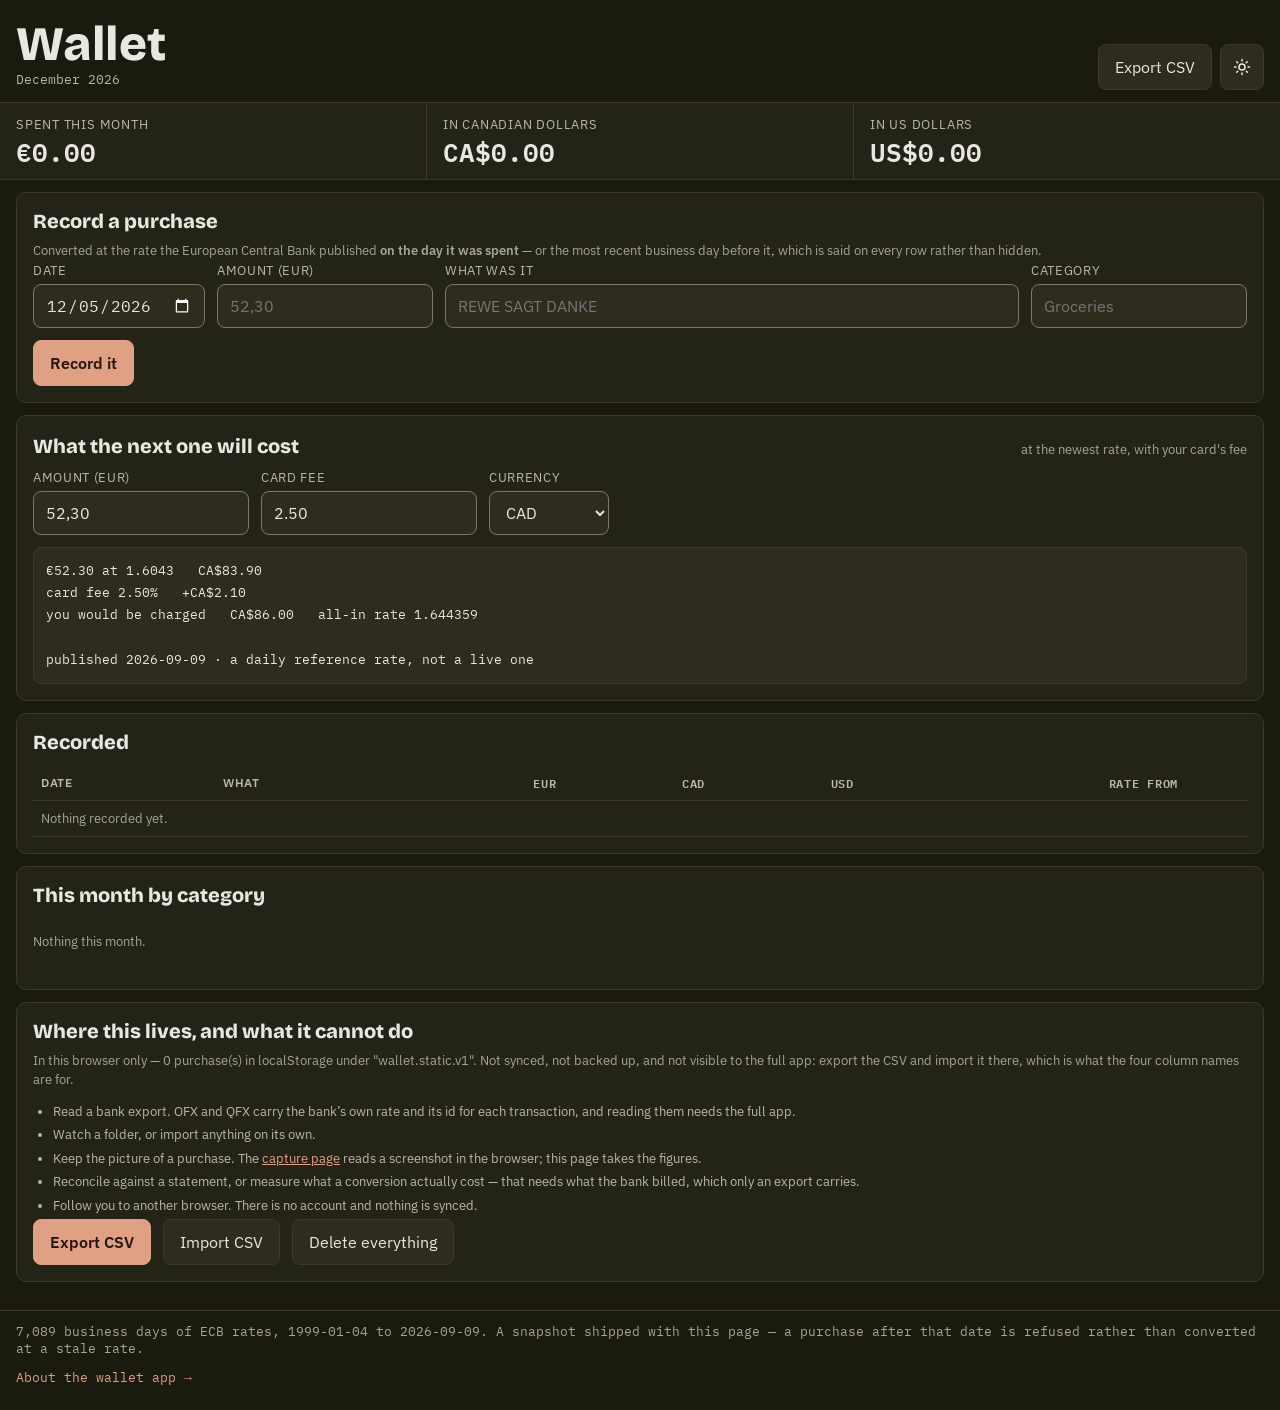
<file: docs/app/index.html>
<!doctype html>
<html lang="en" class="theme-dark">
<head>
<meta charset="utf-8">
<meta name="viewport" content="width=device-width, initial-scale=1, viewport-fit=cover">
<meta name="theme-color" content="#1B1A0F">
<meta name="robots" content="noindex, nofollow">
<title>Wallet — euro spending in CAD and USD</title>

<!-- Everything here runs in this browser. The one thing fetched is the rate
     file beside this page, which is why connect-src names 'self' and nothing
     else: there is no server to send a purchase to. -->
<meta http-equiv="Content-Security-Policy" content="
  default-src 'none';
  script-src 'self';
  style-src 'self' 'unsafe-inline';
  font-src 'self';
  img-src 'self' data:;
  connect-src 'self';
  base-uri 'none';
  form-action 'none';
  frame-ancestors 'none'">

<script src="theme.js"></script>
<link rel="stylesheet" href="../fonts.css">
<link rel="stylesheet" href="style.css">
</head>
<body>

<header class="top">
  <div>
    <h1>Wallet</h1>
    <p class="sub" id="monthLabel">—</p>
  </div>
  <div class="acts">
    <button type="button" id="export" class="ghost">Export CSV</button>
    <button type="button" id="themeBtn" class="ghost themeToggle" hidden
            aria-label="Switch to light theme" title="Switch to light theme"><svg class="iconSun" viewBox="0 0 24 24" fill="none" stroke="currentColor" stroke-width="2" stroke-linecap="round" aria-hidden="true" focusable="false"><circle cx="12" cy="12" r="4"/><path d="M12 2v2M12 20v2M4.9 4.9l1.4 1.4M17.7 17.7l1.4 1.4M2 12h2M20 12h2M4.9 19.1l1.4-1.4M17.7 6.3l1.4-1.4"/></svg><svg class="iconMoon" viewBox="0 0 24 24" fill="none" stroke="currentColor" stroke-width="2" stroke-linejoin="round" aria-hidden="true" focusable="false"><path d="M21 12.8A9 9 0 1 1 11.2 3a7 7 0 0 0 9.8 9.8z"/></svg></button>
  </div>
</header>

<section class="totals">
  <div class="total">
    <span class="label">Spent this month</span>
    <strong class="figure" id="spentEur">—</strong>
  </div>
  <div class="total">
    <span class="label">In Canadian dollars</span>
    <strong class="figure" id="spentCad">—</strong>
  </div>
  <div class="total">
    <span class="label">In US dollars</span>
    <strong class="figure" id="spentUsd">—</strong>
  </div>
</section>

<p class="notice" id="notice" hidden></p>

<main>

<section class="card">
  <h2>Record a purchase</h2>
  <p class="hint">
    Converted at the rate the European Central Bank published
    <strong>on the day it was spent</strong> — or the most recent business day
    before it, which is said on every row rather than hidden.
  </p>

  <form id="addForm">
    <div class="row">
      <label class="field">
        <span>Date</span>
        <input id="date" type="date" required>
      </label>
      <label class="field">
        <span>Amount (EUR)</span>
        <input id="amount" inputmode="decimal" placeholder="52,30" required>
      </label>
      <label class="field grow">
        <span>What was it</span>
        <input id="description" autocomplete="off" placeholder="REWE SAGT DANKE" required>
      </label>
      <label class="field">
        <span>Category</span>
        <input id="category" list="categories" autocomplete="off" placeholder="Groceries">
      </label>
    </div>
    <div class="row actions">
      <button type="submit">Record it</button>
      <span class="hint" id="preview"></span>
    </div>
  </form>
</section>

<section class="card">
  <div class="cardHead">
    <h2>What the next one will cost</h2>
    <span class="hint">at the newest rate, with your card's fee</span>
  </div>
  <div class="row">
    <label class="field">
      <span>Amount (EUR)</span>
      <input id="estAmount" inputmode="decimal" value="52,30">
    </label>
    <label class="field">
      <span>Card fee</span>
      <input id="estFee" inputmode="decimal" value="2.50">
    </label>
    <label class="field">
      <span>Currency</span>
      <select id="estCurrency">
        <option value="CAD">CAD</option>
        <option value="USD">USD</option>
      </select>
    </label>
  </div>
  <pre id="estimate"></pre>
</section>

<section class="card">
  <div class="cardHead">
    <h2>Recorded</h2>
    <span class="hint" id="recentNote"></span>
  </div>
  <div class="tableWrap">
    <table>
      <thead>
        <tr><th>Date</th><th>What</th><th class="num">EUR</th>
            <th class="num">CAD</th><th class="num">USD</th>
            <th class="num">Rate from</th><th></th></tr>
      </thead>
      <tbody id="rows"></tbody>
    </table>
  </div>
</section>

<section class="card">
  <h2>This month by category</h2>
  <div id="categoryBars" class="bars"></div>
  <p class="hint" id="categoryNote"></p>
</section>

<section class="card">
  <h2>Where this lives, and what it cannot do</h2>
  <p class="hint" id="storageNote"></p>
  <ul class="limits" id="limits"></ul>
  <div class="row actions">
    <button type="button" id="export2">Export CSV</button>
    <button type="button" class="ghost" id="importBtn">Import CSV</button>
    <input type="file" id="importFile" accept=".csv,text/csv" hidden>
    <button type="button" class="ghost" id="clear">Delete everything</button>
  </div>
</section>

</main>

<footer class="foot">
  <span id="rateNote">—</span>
  <span><a href="../">About the wallet app &rarr;</a></span>
</footer>

<datalist id="categories"></datalist>

<script src="fx.js"></script>
<script src="app.js"></script>
</body>
</html>
</file>
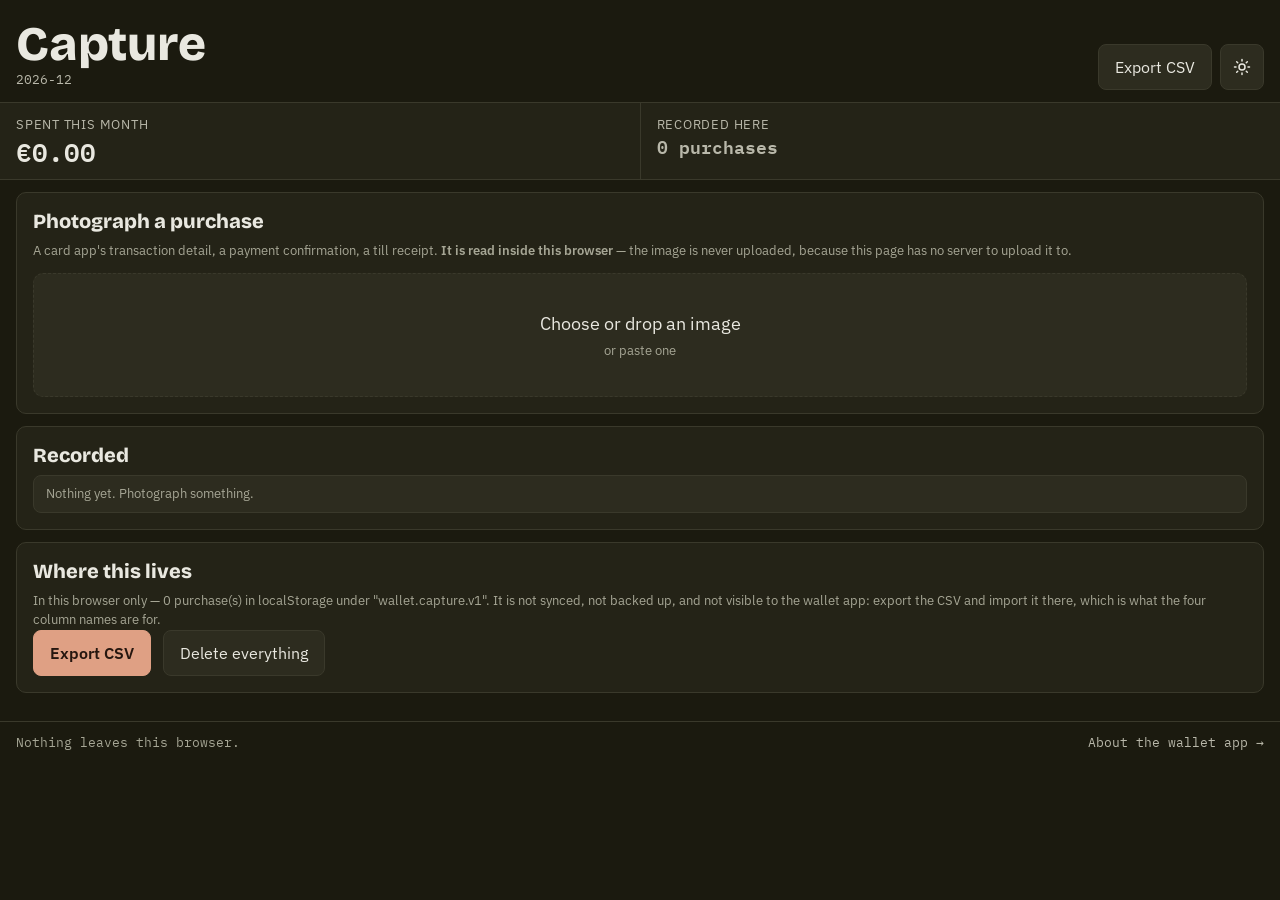
<file: docs/capture/index.html>
<!doctype html>
<html lang="en" class="theme-dark">
<head>
<meta charset="utf-8">
<meta name="viewport" content="width=device-width, initial-scale=1, viewport-fit=cover">
<meta name="theme-color" content="#1B1A0F">
<meta name="mobile-web-app-capable" content="yes">
<meta name="robots" content="noindex, nofollow">
<title>Capture — photograph a purchase</title>

<!-- The reader is fetched from a CDN and runs in a worker, which is why
     script-src names jsdelivr and worker-src allows blob:. Everything else
     stays closed: there is no connect-src for a server, because there is no
     server -- nothing on this page can send your purchases anywhere. -->
<meta http-equiv="Content-Security-Policy" content="
  default-src 'none';
  script-src 'self' https://cdn.jsdelivr.net 'unsafe-eval';
  worker-src blob: https://cdn.jsdelivr.net;
  child-src blob:;
  style-src 'self' 'unsafe-inline';
  font-src 'self';
  img-src 'self' data: blob:;
  connect-src https://cdn.jsdelivr.net data: blob:;
  base-uri 'none';
  form-action 'none';
  frame-ancestors 'none'">

<script src="theme.js"></script>
<link rel="stylesheet" href="../fonts.css">
<link rel="stylesheet" href="style.css">
</head>
<body>

<header class="top">
  <div>
    <h1>Capture</h1>
    <p class="sub" id="monthLabel">—</p>
  </div>
  <div class="acts">
    <button type="button" id="export" class="ghost">Export CSV</button>
    <button type="button" id="themeBtn" class="ghost themeToggle" hidden
            aria-label="Switch to light theme" title="Switch to light theme"><svg class="iconSun" viewBox="0 0 24 24" fill="none" stroke="currentColor" stroke-width="2" stroke-linecap="round" aria-hidden="true" focusable="false"><circle cx="12" cy="12" r="4"/><path d="M12 2v2M12 20v2M4.9 4.9l1.4 1.4M17.7 17.7l1.4 1.4M2 12h2M20 12h2M4.9 19.1l1.4-1.4M17.7 6.3l1.4-1.4"/></svg><svg class="iconMoon" viewBox="0 0 24 24" fill="none" stroke="currentColor" stroke-width="2" stroke-linejoin="round" aria-hidden="true" focusable="false"><path d="M21 12.8A9 9 0 1 1 11.2 3a7 7 0 0 0 9.8 9.8z"/></svg></button>
  </div>
</header>

<section class="totals">
  <div class="total">
    <span class="label">Spent this month</span>
    <strong class="figure" id="spent">—</strong>
  </div>
  <div class="total">
    <span class="label">Recorded here</span>
    <strong class="figure small" id="count">—</strong>
  </div>
</section>

<p class="notice" id="notice" hidden></p>

<main>

<section class="card">
  <h2>Photograph a purchase</h2>
  <p class="hint">
    A card app's transaction detail, a payment confirmation, a till receipt.
    <strong>It is read inside this browser</strong> — the image is never
    uploaded, because this page has no server to upload it to.
  </p>

  <label class="drop" id="drop" for="file">
    <input type="file" id="file" accept="image/*" capture="environment">
    <span class="dropBig" id="dropBig">Choose or drop an image</span>
    <span class="dropSmall">or paste one</span>
  </label>

  <div class="progress" id="progress" hidden>
    <span class="bar"><span id="bar"></span></span>
    <span class="hint" id="progressNote"></span>
  </div>

  <!-- Pre-filled, so this is one look and one button -- but it is still a
       look. A misread that books 5,230 instead of 52.30 is found a month
       later in a total nobody can explain. -->
  <div id="reading" hidden>
    <div class="readingTop">
      <img id="shot" class="shot" alt="the image you chose">
      <div class="fields">
        <div class="needs" id="needs" hidden></div>
        <form id="saveForm">
          <div class="row">
            <label class="field">
              <span>Amount (EUR)</span>
              <input id="amount" inputmode="decimal" required>
            </label>
            <label class="field">
              <span>Date</span>
              <input id="date" type="date" required>
            </label>
          </div>
          <div class="row">
            <label class="field grow">
              <span>What was it</span>
              <input id="description" required autocomplete="off">
            </label>
            <label class="field">
              <span>Category</span>
              <input id="category" list="categories" placeholder="optional"
                     autocomplete="off">
            </label>
          </div>
          <div class="row actions">
            <button type="submit">Record it</button>
            <button type="button" class="ghost" id="discard">Discard</button>
          </div>
        </form>
        <p class="hint" id="candidates"></p>
      </div>
    </div>
  </div>
</section>

<section class="card">
  <div class="cardHead">
    <h2>Recorded</h2>
    <span class="hint" id="recentNote"></span>
  </div>
  <ul class="entries" id="entries"></ul>
</section>

<section class="card">
  <h2>Where this lives</h2>
  <p class="hint" id="storageNote"></p>
  <div class="row actions">
    <button type="button" id="export2">Export CSV</button>
    <button type="button" class="ghost" id="clear">Delete everything</button>
  </div>
</section>

</main>

<footer class="foot">
  <span>Nothing leaves this browser.</span>
  <span><a href="../">About the wallet app &rarr;</a></span>
</footer>

<datalist id="categories"></datalist>

<script src="rules.js"></script>
<script src="app.js"></script>
</body>
</html>
</file>
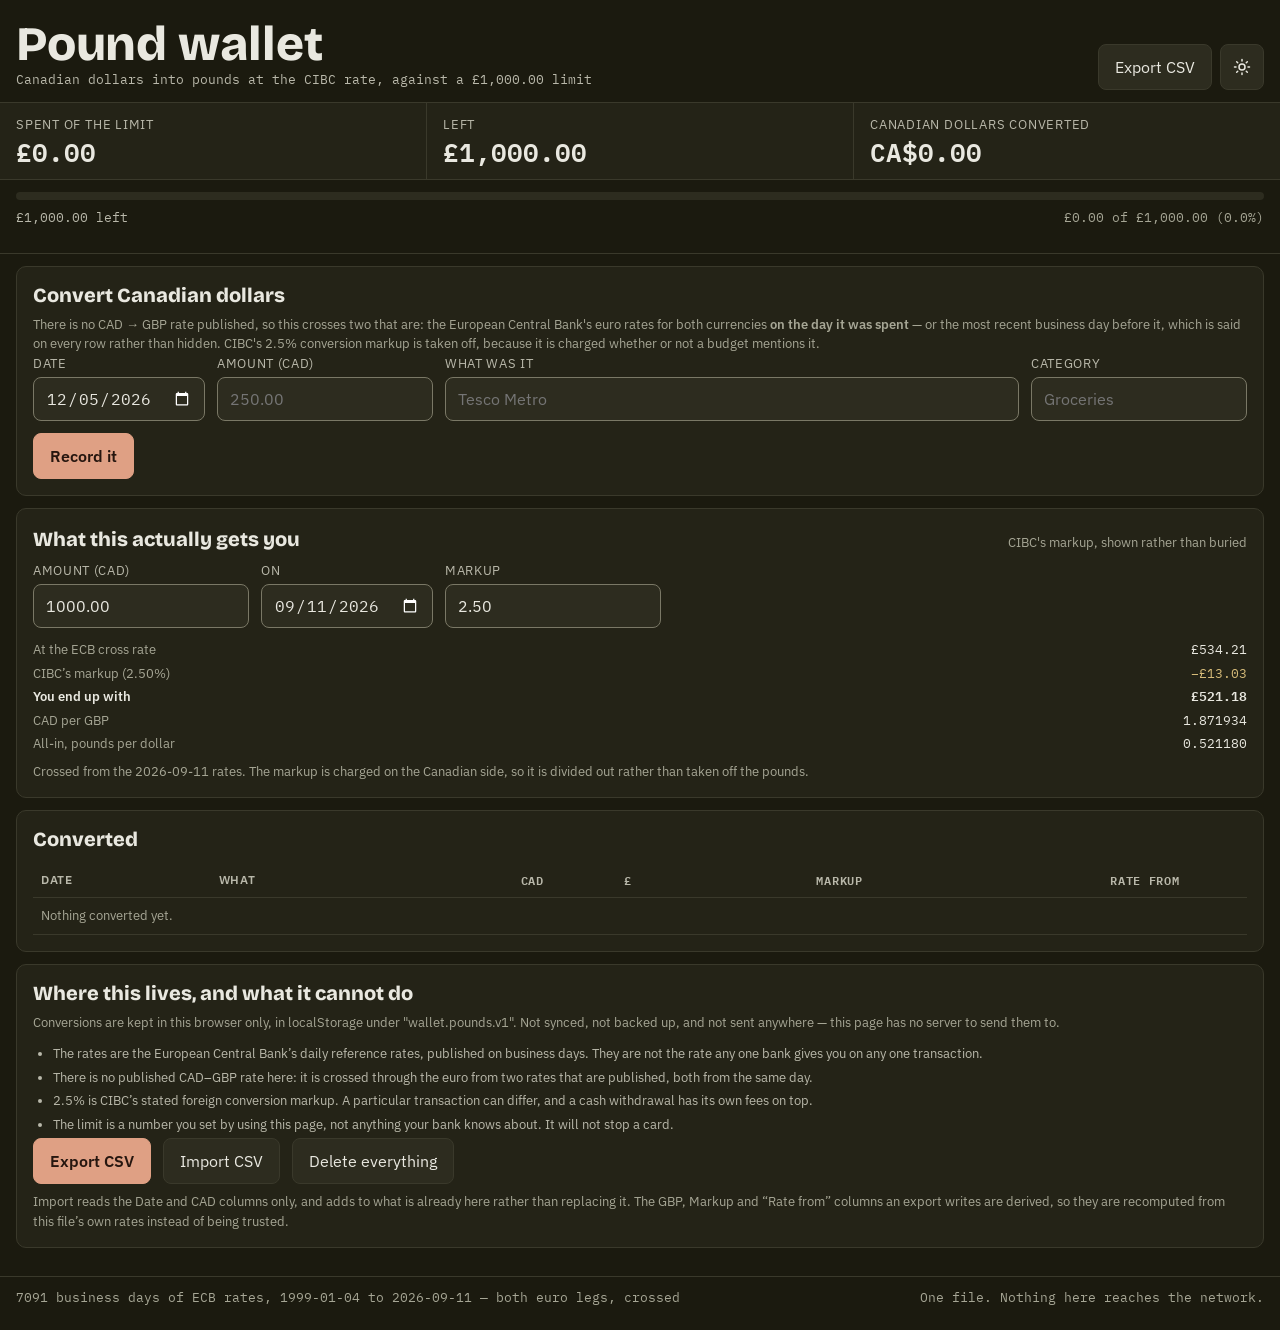
<file: standalone/pounds/index.html>
<!doctype html>
<html lang="en" class="theme-dark">
<head>
<meta charset="utf-8">
<meta name="viewport" content="width=device-width, initial-scale=1, viewport-fit=cover">
<meta name="theme-color" content="#1B1A0F">
<meta name="robots" content="noindex, nofollow">
<title>Pound wallet — Canadian dollars into pounds, against £1,000</title>

<!-- Everything here runs in this browser. The one thing fetched is the rate
     file beside this page, which is why connect-src names 'self' and nothing
     else: there is no server to send a conversion to. The standalone build
     inlines the rates and drops connect-src entirely. -->
<meta http-equiv="Content-Security-Policy" content="
  default-src 'none';
  script-src 'self';
  style-src 'self' 'unsafe-inline';
  font-src 'self';
  img-src 'self' data:;
  connect-src 'self';
  base-uri 'none';
  form-action 'none';
  frame-ancestors 'none'">

<script src="../../docs/app/theme.js"></script>
<link rel="stylesheet" href="../../docs/fonts.css">
<link rel="stylesheet" href="../../docs/app/style.css">
<link rel="stylesheet" href="limit.css">
</head>
<body>

<header class="top">
  <div>
    <h1>Pound wallet</h1>
    <p class="sub" id="limitLabel">—</p>
  </div>
  <div class="acts">
    <button type="button" id="export" class="ghost">Export CSV</button>
    <button type="button" id="themeBtn" class="ghost themeToggle" hidden
            aria-label="Switch to light theme" title="Switch to light theme"><svg class="iconSun" viewBox="0 0 24 24" fill="none" stroke="currentColor" stroke-width="2" stroke-linecap="round" aria-hidden="true" focusable="false"><circle cx="12" cy="12" r="4"/><path d="M12 2v2M12 20v2M4.9 4.9l1.4 1.4M17.7 17.7l1.4 1.4M2 12h2M20 12h2M4.9 19.1l1.4-1.4M17.7 6.3l1.4-1.4"/></svg><svg class="iconMoon" viewBox="0 0 24 24" fill="none" stroke="currentColor" stroke-width="2" stroke-linejoin="round" aria-hidden="true" focusable="false"><path d="M21 12.8A9 9 0 1 1 11.2 3a7 7 0 0 0 9.8 9.8z"/></svg></button>
  </div>
</header>

<section class="totals">
  <div class="total">
    <span class="label">Spent of the limit</span>
    <strong class="figure" id="spentGbp">—</strong>
  </div>
  <div class="total">
    <span class="label">Left</span>
    <strong class="figure" id="leftGbp">—</strong>
  </div>
  <div class="total">
    <span class="label">Canadian dollars converted</span>
    <strong class="figure" id="spentCad">—</strong>
  </div>
</section>

<div class="limitWrap">
  <span class="limitBar" id="limitBar"><span id="limitFill"></span></span>
  <p class="limitLine">
    <span class="state" id="limitState">—</span>
    <span id="limitFigures">—</span>
  </p>
</div>

<p class="notice" id="notice" hidden></p>

<main>

<section class="card">
  <h2>Convert Canadian dollars</h2>
  <p class="hint">
    There is no CAD&nbsp;&rarr;&nbsp;GBP rate published, so this crosses two
    that are: the European Central Bank's euro rates for both currencies
    <strong>on the day it was spent</strong> — or the most recent business day
    before it, which is said on every row rather than hidden. CIBC's 2.5%
    conversion markup is taken off, because it is charged whether or not a
    budget mentions it.
  </p>

  <form id="addForm">
    <div class="row">
      <label class="field">
        <span>Date</span>
        <input id="date" type="date" required>
      </label>
      <label class="field">
        <span>Amount (CAD)</span>
        <input id="amount" inputmode="decimal" placeholder="250.00" required>
      </label>
      <label class="field grow">
        <span>What was it</span>
        <input id="description" autocomplete="off" placeholder="Tesco Metro" required>
      </label>
      <label class="field">
        <span>Category</span>
        <input id="category" list="categories" autocomplete="off" placeholder="Groceries">
      </label>
    </div>
    <div class="row actions">
      <button type="submit">Record it</button>
      <span class="hint" id="preview"></span>
    </div>
  </form>
</section>

<section class="card">
  <div class="cardHead">
    <h2>What this actually gets you</h2>
    <span class="hint">CIBC's markup, shown rather than buried</span>
  </div>
  <div class="row">
    <label class="field">
      <span>Amount (CAD)</span>
      <input id="estAmount" inputmode="decimal" value="1000.00">
    </label>
    <label class="field">
      <span>On</span>
      <input id="estDate" type="date">
    </label>
    <label class="field">
      <span>Markup</span>
      <input id="estFee" inputmode="decimal" value="2.50">
    </label>
  </div>
  <dl class="breakdown" id="breakdown"></dl>
  <p class="hint" id="estNote"></p>
</section>

<section class="card">
  <div class="cardHead">
    <h2>Converted</h2>
    <span class="hint" id="recentNote"></span>
  </div>
  <div class="tableWrap">
    <table>
      <thead>
        <tr><th>Date</th><th>What</th><th class="num">CAD</th>
            <th class="num">£</th><th class="num">Markup</th>
            <th class="num">Rate from</th><th></th></tr>
      </thead>
      <tbody id="rows"></tbody>
    </table>
  </div>
</section>

<section class="card">
  <h2>Where this lives, and what it cannot do</h2>
  <p class="hint" id="storageNote"></p>
  <ul class="limits" id="limits"></ul>
  <div class="row actions">
    <button type="button" id="export2">Export CSV</button>
    <button type="button" class="ghost" id="importBtn">Import CSV</button>
    <input type="file" id="importFile" accept=".csv,text/csv" hidden>
    <button type="button" class="ghost" id="clear">Delete everything</button>
  </div>
  <p class="hint" id="importNote"></p>
</section>

</main>

<footer class="foot">
  <span id="rateNote">—</span>
  <span>One file. Nothing here reaches the network.</span>
</footer>

<datalist id="categories"></datalist>

<script src="../../docs/app/fx.js"></script>
<script src="gbp.js"></script>
<script src="app.js"></script>
</body>
</html>
</file>
<file: docs/fonts.css>
/* Self-hosted type for every project page (see DESIGN.md). No external requests, so it works offline and under a CSP.
   Copy this file and the fonts/ folder next to each other; the url()s are relative to this file.
   Bricolage Grotesque is variable: one file covers every weight from 200 to 800. Licences: fonts/OFL-*.txt */
@font-face{font-family:"Bricolage Grotesque";src:url("fonts/bricolage-grotesque-latin-wght.woff2") format("woff2");font-weight:200 800;font-style:normal;font-display:swap}
@font-face{font-family:"IBM Plex Sans";src:url("fonts/ibm-plex-sans-latin-400.woff2") format("woff2");font-weight:400;font-style:normal;font-display:swap}
@font-face{font-family:"IBM Plex Sans";src:url("fonts/ibm-plex-sans-latin-600.woff2") format("woff2");font-weight:600;font-style:normal;font-display:swap}
@font-face{font-family:"IBM Plex Mono";src:url("fonts/ibm-plex-mono-latin-400.woff2") format("woff2");font-weight:400;font-style:normal;font-display:swap}
@font-face{font-family:"IBM Plex Mono";src:url("fonts/ibm-plex-mono-latin-600.woff2") format("woff2");font-weight:600;font-style:normal;font-display:swap}
</file>
<file: docs/app/style.css>
/* The static wallet. Self-contained for the same reason the capture page is:
 * it is a file on GitHub Pages with no Flask behind it, so the tokens are
 * declared here rather than fetched from the app's stylesheet. The colour
 * tokens are the same two theme blocks as the app and the capture page, and
 * tests/test_theme.py holds the three copies identical rather than leaving
 * them to be kept in step by eye. The pound wallet (standalone/pounds/) loads
 * this file too, so its tokens are these.
 *
 * Sized for a thumb. This is opened on a phone, standing in a shop, and is
 * judged on the seconds between opening it and having recorded something --
 * so every control that gets tapped is at least 44px. */

/* ======================================================================
   DESIGN TOKENS
   1. Theme-independent tokens (spacing, type, shape) live on :root.
   2. Colour tokens live in one block per theme, keyed on a class on <html>.
      class="theme-dark" is in the markup, so the page is themed with no
      JavaScript at all; theme.js only restores a theme picked before.
   3. Every rule below reads these tokens, never a raw colour.
   To add a theme: copy a theme block, rename it .theme-<name>, set every
   token in it, and add <name> to THEMES in theme.js. Nothing else changes,
   and tests/test_theme.py checks the new theme's pairings for WCAG AA.
   ====================================================================== */
:root {
  /* spacing: --space-N is N x 4px, so a step can be added without renaming the rest */
  --space-1: 4px; --space-2: 8px; --space-3: 12px; --space-4: 16px; --space-5: 20px; --space-6: 24px; --space-7: 28px; --space-9: 36px;

  /* typography: the portfolio's three families, self-hosted (docs/fonts.css,
     which the page loads -- no external request), and its 3x scale -- 16px
     body, 48px headings, 13px mono meta. md, lg and figure are this app's own
     steps between, for a dense UI; display type is 200 or 800, never between. */
  --font-display: "Bricolage Grotesque", sans-serif;
  --font-sans: "IBM Plex Sans", sans-serif;
  --font-mono: "IBM Plex Mono", monospace;
  --text-2xs: 11px; --text-xs: 12px; --text-sm: 13px; --text-base: 16px;
  --text-md: 18px; --text-lg: 20px; --text-figure: 26px; --text-xl: 48px; --text-display: clamp(64px, 14vw, 144px);
  --weight-display-light: 200; --weight-display: 800;
  --leading-tight: 1.2; --leading-normal: 1.5; --leading-relaxed: 1.7;
  --weight-regular: 400; --weight-medium: 600; --weight-semibold: 600;   /* Plex is self-hosted at 400 and 600 only */
  --tracking-tight: -0.2px; --tracking-wide: 0.05em; --tracking-caps: 0.06em;

  /* shape */
  --radius-xs: 3px; --radius-sm: 4px; --radius-lg: 8px; --radius-xl: 10px;   /* sm: the pound wallet's limit bar */

  /* every control that gets tapped is at least this tall */
  --tap: 44px;
}

/* ---- themes. Colour lives here and nowhere else.
 * :where(:root) has no specificity, so it is only the fallback for an <html>
 * with no theme class or an unknown one; any .theme-* block wins over it.
 * The same two blocks open docs/app/style.css, docs/capture/style.css and
 * static/css/style.css, and tests/test_theme.py holds them identical. */
:where(:root), .theme-dark {
  color-scheme: dark;
  /* the 13 core tokens: the Wallet palette (olive and rust) from the
     portfolio's design/palettes.json, verbatim */
  --color-bg: #1B1A0F;               /* the page */
  --color-surface: #242317;          /* cards, the totals band */
  --color-surface-subtle: #2D2C1F;   /* fields, list rows, tracks, a hovered row */
  --color-border: #3A392B;           /* separators and card edges */
  --color-border-strong: #6E6D5B;
  --color-text-primary: #E9E8E0;
  --color-text-muted: #B9B8AA;       /* labels, column heads */
  --color-text-subtle: #A6A695;      /* hints, dates, the footer */
  --color-accent: #DFA084;
  --color-accent-hover: #F2B99F;
  --color-accent-subtle: #442C22;
  --color-text-on-accent: #26160F;
  --color-danger: #DF7F78;           /* over a budget, a refused row, money going up */
  /* this app's own, derived from the olive and the rust: OKLCH, low chroma */
  --color-border-control: #7A7866;   /* form-field edges: 3:1 on all three surfaces */
  --color-success: #91BF92;          /* within budget, money in */
  --color-warning: #D6BB79;          /* getting close, a question to answer */
  --color-untracked: #828170;        /* a bar for spending with no budget */
  --color-danger-subtle: #3A211F;    /* the backgrounds the three notices sit on */
  --color-success-subtle: #1E2E1E;
  --color-warning-subtle: #302814;
  --icon-sun: block; --icon-moon: none;   /* the toggle shows where it will take you */
}
.theme-light {
  color-scheme: light;
  --color-bg: #F7F6EE;
  --color-surface: #FCFCF8;
  --color-surface-subtle: #EEEEE3;
  --color-border: #DCDCCF;
  --color-border-strong: #8E8D7B;
  --color-text-primary: #28271D;
  --color-text-muted: #5D5C4A;
  --color-text-subtle: #6B6A58;
  --color-accent: #91583E;
  --color-accent-hover: #77432B;
  --color-accent-subtle: #FADED2;
  --color-text-on-accent: #FFF8F5;
  --color-danger: #A83634;
  --color-border-control: #858472;
  --color-success: #3C673E;
  --color-warning: #7D5D23;
  --color-untracked: #828172;
  --color-danger-subtle: #FFE4E1;
  --color-success-subtle: #DDF2DD;
  --color-warning-subtle: #F8EACE;
  --icon-sun: none; --icon-moon: block;
}


* { box-sizing: border-box; -webkit-tap-highlight-color: transparent; }
html, body { margin: 0; }

/* Any rule in this file that sets `display` beats the browser's own
   `[hidden] { display: none }`, because an author rule always beats a user
   agent one. `.progress` did exactly that: the empty progress track was
   drawn under the drop zone before any image was chosen, and setting
   `progress.hidden = true` after a read did nothing at all. This makes the
   attribute mean what it says whatever is declared below. */
[hidden] { display: none !important; }

body {
  background: var(--color-bg); color: var(--color-text-primary);
  font: var(--weight-regular) var(--text-base)/var(--leading-normal) var(--font-sans);
  -webkit-font-smoothing: antialiased;
  padding-bottom: env(safe-area-inset-bottom);
}

.top {
  display: flex; align-items: flex-end; justify-content: space-between;
  gap: var(--space-3); padding: var(--space-5) var(--space-4) var(--space-3);
  border-bottom: 1px solid var(--color-border);
}
h1 { margin: 0; font: var(--weight-display) var(--text-xl)/1 var(--font-display); letter-spacing: var(--tracking-tight); }
.sub { margin: 2px 0 0; color: var(--color-text-muted); font-size: var(--text-sm); font-family: var(--font-mono); }
.acts { display: flex; gap: var(--space-2); }

.totals {
  display: grid; grid-template-columns: repeat(auto-fit, minmax(150px, 1fr));
  gap: 1px; background: var(--color-border); border-bottom: 1px solid var(--color-border);
}
.total { background: var(--color-surface); padding: var(--space-3) var(--space-4); }
.total .label {
  display: block; color: var(--color-text-muted); font-size: var(--text-sm);
  text-transform: uppercase; letter-spacing: var(--tracking-caps);
}
.figure {
  display: block; margin-top: 2px;
  font: var(--weight-semibold) var(--text-figure)/var(--leading-tight) var(--font-mono); font-variant-numeric: tabular-nums;
}
.figure.small { font-size: var(--text-md); color: var(--color-text-muted); }

main { padding: var(--space-3) var(--space-4) var(--space-7); display: grid; gap: var(--space-3); }

.card {
  background: var(--color-surface); border: 1px solid var(--color-border);
  border-radius: var(--radius-xl); padding: var(--space-4) var(--space-4);

  /* A grid item's min-width is `auto` -- "at least as wide as my content
     refuses to shrink below" -- and a seven-column table refuses a long
     way. That made .tableWrap's overflow-x: auto do nothing at all: rather
     than the table scrolling inside the card, the card grew, main grew, and
     the whole page ran off the right of a phone screen with every paragraph
     clipped mid-sentence. It only appeared once the table had rows in it,
     which is why it went unnoticed.

     min-width: 0 lets the card shrink to its column, so the overflow lands
     where it was meant to: on the table, which scrolls. */
  min-width: 0;
}
.card h2 { margin: 0 0 var(--space-2); font: var(--weight-display) var(--text-lg)/var(--leading-tight) var(--font-display); }
.cardHead { display: flex; align-items: center; justify-content: space-between; gap: var(--space-3); margin-bottom: var(--space-2); }
.cardHead h2 { margin: 0; }
.hint { margin: var(--space-2) 0 0; color: var(--color-text-subtle); font-size: var(--text-sm); }

/* ------------------------------------------------------------ the target */
/* Large on purpose: it is the one action on the page, so it should not look
 * like a form field. */
.drop {
  display: grid; place-items: center; gap: var(--space-1);
  margin-top: var(--space-3); padding: var(--space-9) var(--space-5); cursor: pointer; text-align: center;
  background: var(--color-surface-subtle); border: 1px dashed var(--color-border);
  border-radius: var(--radius-xl);
}
.drop:hover, .drop.over { border-color: var(--color-accent); }
.drop input[type="file"] {
  /* Hidden but reachable: the label wraps it, so a tap or a keyboard
   * activation still opens the picker and it stays in the tab order. */
  position: absolute; width: 1px; height: 1px; opacity: 0;
}
.dropBig { font-size: var(--text-md); color: var(--color-text-primary); }
.dropSmall { color: var(--color-text-subtle); font-size: var(--text-sm); }

.progress { display: grid; gap: var(--space-1); margin-top: var(--space-3); }
.progress .bar { display: block; height: 5px; background: var(--color-surface-subtle); border-radius: var(--radius-xs); overflow: hidden; }
.progress .bar > span { display: block; height: 100%; width: 0; background: var(--color-accent); transition: width .2s; }

/* ----------------------------------------------------------- the reading */
.readingTop { display: grid; grid-template-columns: auto 1fr; gap: var(--space-4); align-items: start; margin-top: var(--space-4); }
.fields { min-width: 0; }
@media (max-width: 700px) { .readingTop { grid-template-columns: 1fr; } }

.shot { display: block; max-width: 190px; max-height: 260px; border: 1px solid var(--color-border); border-radius: var(--radius-lg); }

.needs {
  margin: 0 0 var(--space-3); padding: var(--space-2) var(--space-3);
  background: var(--color-warning-subtle); border: 1px solid var(--color-border); border-radius: var(--radius-lg);
  color: var(--color-warning); font-size: var(--text-sm);
}
.needs p { margin: 0 0 var(--space-1); }
.needs p:last-child { margin-bottom: 0; }

.row { display: flex; gap: var(--space-3); align-items: flex-end; flex-wrap: wrap; margin-bottom: var(--space-3); }
.row.actions { margin-bottom: 0; }
.field { display: flex; flex-direction: column; gap: var(--space-1); min-width: 120px; }
.field.grow { flex: 1 1 200px; }
.field > span {
  color: var(--color-text-muted); font-size: var(--text-sm);
  text-transform: uppercase; letter-spacing: var(--tracking-wide);
}
input {
  min-height: var(--tap); font: var(--weight-regular) var(--text-base) var(--font-sans);
  background: var(--color-surface-subtle); color: var(--color-text-primary);
  border: 1px solid var(--color-border-control); border-radius: var(--radius-lg); padding: var(--space-2) var(--space-3);
}
input[type="date"] { font-family: var(--font-mono); font-variant-numeric: tabular-nums; }
input:focus { outline: 2px solid var(--color-accent); outline-offset: -1px; }

button {
  min-height: var(--tap); padding: var(--space-3) var(--space-4); cursor: pointer;
  background: var(--color-accent); border: 1px solid var(--color-accent); color: var(--color-text-on-accent);
  border-radius: var(--radius-lg); font: var(--weight-semibold) var(--text-base) var(--font-sans);
}
button.ghost { background: var(--color-surface-subtle); border-color: var(--color-border); color: var(--color-text-primary); font-weight: var(--weight-regular); }
button:hover { filter: brightness(1.08); }

/* The theme toggle: a ghost button holding two icons, of which the theme
 * block shows one -- the theme a press would switch to. Its name is set by
 * theme.js ("Switch to light theme"), so the icons are aria-hidden. */
.themeToggle { display: inline-grid; place-items: center; min-width: var(--tap); padding: 0 var(--space-3); }
.themeToggle svg { width: 18px; height: 18px; }
.themeToggle .iconSun { display: var(--icon-sun); }
.themeToggle .iconMoon { display: var(--icon-moon); }

.linky {
  min-height: 0; padding: 0; background: none; border: none;
  color: var(--color-accent); font: inherit; font-weight: var(--weight-regular);
  text-decoration: underline; cursor: pointer;
}

/* ----------------------------------------------------------- the entries */
.entries { list-style: none; margin: 0; padding: 0; display: grid; gap: var(--space-2); }
.entries li {
  display: grid; grid-template-columns: 1fr auto auto; gap: var(--space-3);
  align-items: center; padding: var(--space-2) var(--space-3);
  background: var(--color-surface-subtle); border: 1px solid var(--color-border); border-radius: var(--radius-lg);
}
.what { display: flex; flex-direction: column; gap: 2px; min-width: 0; }
.when { color: var(--color-text-subtle); font-size: var(--text-xs); font-family: var(--font-mono); }
.much { font: var(--weight-medium) var(--text-base) var(--font-mono); font-variant-numeric: tabular-nums; }
.iconButton {
  min-height: 34px; min-width: 34px; padding: 0;
  background: none; border: none; color: var(--color-text-subtle); font-size: var(--text-lg);
}
.iconButton:hover { color: var(--color-danger); filter: none; }
.empty { color: var(--color-text-subtle); font-size: var(--text-sm); }

/* ----------------------------------------------------------- the notice */
.notice {
  margin: 0; padding: var(--space-2) var(--space-4); font-size: var(--text-sm);
  background: var(--color-warning-subtle); color: var(--color-warning); border-bottom: 1px solid var(--color-border);
}
.notice.good { background: var(--color-success-subtle); color: var(--color-success); }
.notice.bad { background: var(--color-danger-subtle); color: var(--color-danger); }
.notice.warn { background: var(--color-warning-subtle); color: var(--color-warning); }

.foot {
  display: flex; justify-content: space-between; gap: var(--space-3);
  flex-wrap: wrap; padding: var(--space-3) var(--space-4) var(--space-6); border-top: 1px solid var(--color-border);
  color: var(--color-text-subtle); font: var(--weight-regular) var(--text-sm) var(--font-mono);
}
.foot a { color: var(--color-text-muted); text-decoration: none; }
.foot a:hover { color: var(--color-text-primary); text-decoration: underline; }

/* ---------------------------------------------------------- the table */
/* A column of money has one job, which is to line up, so every figure is
   monospaced with tabular figures and right-aligned. */
.tableWrap { overflow-x: auto; margin-top: var(--space-3); }
table { width: 100%; border-collapse: collapse; font-size: var(--text-sm); }
th, td {
  text-align: left; padding: var(--space-2) var(--space-2);
  border-bottom: 1px solid var(--color-border); vertical-align: top;
}
th {
  color: var(--color-text-muted); font-size: var(--text-xs); text-transform: uppercase;
  letter-spacing: var(--tracking-caps); white-space: nowrap;
}
td.num, th.num {
  text-align: right; font-family: var(--font-mono);
  font-variant-numeric: tabular-nums; white-space: nowrap;
}
td.mono { font-family: var(--font-mono); }
.lag { color: var(--color-text-subtle); }
.warn { color: var(--color-warning); }
.tag {
  font: var(--text-2xs) var(--font-mono); color: var(--color-text-muted);
  border: 1px solid var(--color-border); padding: 1px var(--space-1); white-space: nowrap;
}

/* ----------------------------------------------------------- the bars */
/* Thin marks on a recessive track, rounded on the data end only so the mark
   stays anchored flat to the baseline it grows from. One measure, so one
   colour and no legend. */
.bars { display: grid; gap: var(--space-2); margin-top: var(--space-3); }
.bar {
  display: grid; grid-template-columns: 116px 1fr 84px;
  gap: var(--space-3); align-items: center;
}
.bar .lab {
  font: var(--weight-regular) var(--text-sm) var(--font-mono); color: var(--color-text-muted);
  overflow: hidden; text-overflow: ellipsis; white-space: nowrap;
}
.bar .rail {
  position: relative; height: 10px; background: var(--color-surface-subtle);
  border-radius: var(--radius-xs);
}
.bar .fill {
  position: absolute; inset: 0 auto 0 0; background: var(--color-accent);
  border-radius: 0 var(--radius-xs) var(--radius-xs) 0;
}
.bar .val {
  text-align: right; font: var(--weight-medium) var(--text-sm) var(--font-mono);
  font-variant-numeric: tabular-nums;
}

/* --------------------------------------------------------- the totals */
/* Three figures across, so they wrap to one column on a phone rather than
   shrinking to something unreadable. */
.totals { grid-template-columns: repeat(auto-fit, minmax(132px, 1fr)); }

pre {
  margin: var(--space-3) 0 0; padding: var(--space-3) var(--space-3); overflow-x: auto;
  background: var(--color-surface-subtle); border: 1px solid var(--color-border);
  border-radius: var(--radius-lg); font: var(--text-sm)/var(--leading-relaxed) var(--font-mono);
  color: var(--color-text-primary); white-space: pre-wrap;
}

select {
  min-height: var(--tap); font: var(--weight-regular) var(--text-base) var(--font-sans);
  background: var(--color-surface-subtle); color: var(--color-text-primary);
  border: 1px solid var(--color-border-control); border-radius: var(--radius-lg); padding: var(--space-2) var(--space-3);
}

.limits { margin: var(--space-3) 0 0; padding-left: var(--space-5); }
.limits li {
  color: var(--color-text-muted); font-size: var(--text-sm);
  margin-bottom: var(--space-1); line-height: var(--leading-normal);
}
.limits a { color: var(--color-accent); }
.foot a { color: var(--color-accent); }
.limits a:hover, .foot a:hover { color: var(--color-accent-hover); }
</file>
<file: docs/capture/style.css>
/* The capture page. Self-contained: it is a static file on GitHub Pages and
 * cannot reach the app's stylesheet, so the tokens are declared here. The
 * colour tokens are the same two theme blocks as the app and the static
 * wallet, and tests/test_theme.py holds the three copies identical rather
 * than leaving them to be kept in step by eye.
 *
 * Sized for a thumb. This is opened on a phone, standing in a shop, and is
 * judged on the seconds between opening it and having recorded something --
 * so every control that gets tapped is at least 44px. */

/* ======================================================================
   DESIGN TOKENS
   1. Theme-independent tokens (spacing, type, shape) live on :root.
   2. Colour tokens live in one block per theme, keyed on a class on <html>.
      class="theme-dark" is in the markup, so the page is themed with no
      JavaScript at all; theme.js only restores a theme picked before.
   3. Every rule below reads these tokens, never a raw colour.
   To add a theme: copy a theme block, rename it .theme-<name>, set every
   token in it, and add <name> to THEMES in theme.js. Nothing else changes,
   and tests/test_theme.py checks the new theme's pairings for WCAG AA.
   ====================================================================== */
:root {
  /* spacing: --space-N is N x 4px, so a step can be added without renaming the rest */
  --space-1: 4px; --space-2: 8px; --space-3: 12px; --space-4: 16px; --space-5: 20px; --space-6: 24px; --space-7: 28px; --space-9: 36px;

  /* typography: the portfolio's three families, self-hosted (docs/fonts.css,
     which the page loads -- no external request), and its 3x scale -- 16px
     body, 48px headings, 13px mono meta. md, lg and figure are this app's own
     steps between, for a dense UI; display type is 200 or 800, never between. */
  --font-display: "Bricolage Grotesque", sans-serif;
  --font-sans: "IBM Plex Sans", sans-serif;
  --font-mono: "IBM Plex Mono", monospace;
  --text-xs: 12px; --text-sm: 13px; --text-base: 16px;
  --text-md: 18px; --text-lg: 20px; --text-figure: 26px; --text-xl: 48px; --text-display: clamp(64px, 14vw, 144px);
  --weight-display-light: 200; --weight-display: 800;
  --leading-tight: 1.2; --leading-normal: 1.5;
  --weight-regular: 400; --weight-medium: 600; --weight-semibold: 600;   /* Plex is self-hosted at 400 and 600 only */
  --tracking-tight: -0.2px; --tracking-wide: 0.05em; --tracking-caps: 0.06em;

  /* shape */
  --radius-xs: 3px; --radius-lg: 8px; --radius-xl: 10px;

  /* every control that gets tapped is at least this tall */
  --tap: 44px;
}

/* ---- themes. Colour lives here and nowhere else.
 * :where(:root) has no specificity, so it is only the fallback for an <html>
 * with no theme class or an unknown one; any .theme-* block wins over it.
 * The same two blocks open docs/app/style.css, docs/capture/style.css and
 * static/css/style.css, and tests/test_theme.py holds them identical. */
:where(:root), .theme-dark {
  color-scheme: dark;
  /* the 13 core tokens: the Wallet palette (olive and rust) from the
     portfolio's design/palettes.json, verbatim */
  --color-bg: #1B1A0F;               /* the page */
  --color-surface: #242317;          /* cards, the totals band */
  --color-surface-subtle: #2D2C1F;   /* fields, list rows, tracks, a hovered row */
  --color-border: #3A392B;           /* separators and card edges */
  --color-border-strong: #6E6D5B;
  --color-text-primary: #E9E8E0;
  --color-text-muted: #B9B8AA;       /* labels, column heads */
  --color-text-subtle: #A6A695;      /* hints, dates, the footer */
  --color-accent: #DFA084;
  --color-accent-hover: #F2B99F;
  --color-accent-subtle: #442C22;
  --color-text-on-accent: #26160F;
  --color-danger: #DF7F78;           /* over a budget, a refused row, money going up */
  /* this app's own, derived from the olive and the rust: OKLCH, low chroma */
  --color-border-control: #7A7866;   /* form-field edges: 3:1 on all three surfaces */
  --color-success: #91BF92;          /* within budget, money in */
  --color-warning: #D6BB79;          /* getting close, a question to answer */
  --color-untracked: #828170;        /* a bar for spending with no budget */
  --color-danger-subtle: #3A211F;    /* the backgrounds the three notices sit on */
  --color-success-subtle: #1E2E1E;
  --color-warning-subtle: #302814;
  --icon-sun: block; --icon-moon: none;   /* the toggle shows where it will take you */
}
.theme-light {
  color-scheme: light;
  --color-bg: #F7F6EE;
  --color-surface: #FCFCF8;
  --color-surface-subtle: #EEEEE3;
  --color-border: #DCDCCF;
  --color-border-strong: #8E8D7B;
  --color-text-primary: #28271D;
  --color-text-muted: #5D5C4A;
  --color-text-subtle: #6B6A58;
  --color-accent: #91583E;
  --color-accent-hover: #77432B;
  --color-accent-subtle: #FADED2;
  --color-text-on-accent: #FFF8F5;
  --color-danger: #A83634;
  --color-border-control: #858472;
  --color-success: #3C673E;
  --color-warning: #7D5D23;
  --color-untracked: #828172;
  --color-danger-subtle: #FFE4E1;
  --color-success-subtle: #DDF2DD;
  --color-warning-subtle: #F8EACE;
  --icon-sun: none; --icon-moon: block;
}


* { box-sizing: border-box; -webkit-tap-highlight-color: transparent; }
html, body { margin: 0; }

/* Any rule in this file that sets `display` beats the browser's own
   `[hidden] { display: none }`, because an author rule always beats a user
   agent one. `.progress` did exactly that: the empty progress track was
   drawn under the drop zone before any image was chosen, and setting
   `progress.hidden = true` after a read did nothing at all. This makes the
   attribute mean what it says whatever is declared below. */
[hidden] { display: none !important; }

body {
  background: var(--color-bg); color: var(--color-text-primary);
  font: var(--weight-regular) var(--text-base)/var(--leading-normal) var(--font-sans);
  -webkit-font-smoothing: antialiased;
  padding-bottom: env(safe-area-inset-bottom);
}

.top {
  display: flex; align-items: flex-end; justify-content: space-between;
  gap: var(--space-3); padding: var(--space-5) var(--space-4) var(--space-3);
  border-bottom: 1px solid var(--color-border);
}
h1 { margin: 0; font: var(--weight-display) var(--text-xl)/1 var(--font-display); letter-spacing: var(--tracking-tight); }
.sub { margin: 2px 0 0; color: var(--color-text-muted); font-size: var(--text-sm); font-family: var(--font-mono); }
.acts { display: flex; gap: var(--space-2); }

.totals {
  display: grid; grid-template-columns: repeat(auto-fit, minmax(150px, 1fr));
  gap: 1px; background: var(--color-border); border-bottom: 1px solid var(--color-border);
}
.total { background: var(--color-surface); padding: var(--space-3) var(--space-4); }
.total .label {
  display: block; color: var(--color-text-muted); font-size: var(--text-sm);
  text-transform: uppercase; letter-spacing: var(--tracking-caps);
}
.figure {
  display: block; margin-top: 2px;
  font: var(--weight-semibold) var(--text-figure)/var(--leading-tight) var(--font-mono); font-variant-numeric: tabular-nums;
}
.figure.small { font-size: var(--text-md); color: var(--color-text-muted); }

main { padding: var(--space-3) var(--space-4) var(--space-7); display: grid; gap: var(--space-3); }

.card {
  background: var(--color-surface); border: 1px solid var(--color-border);
  border-radius: var(--radius-xl); padding: var(--space-4) var(--space-4);
}
.card h2 { margin: 0 0 var(--space-2); font: var(--weight-display) var(--text-lg)/var(--leading-tight) var(--font-display); }
.cardHead { display: flex; align-items: center; justify-content: space-between; gap: var(--space-3); margin-bottom: var(--space-2); }
.cardHead h2 { margin: 0; }
.hint { margin: var(--space-2) 0 0; color: var(--color-text-subtle); font-size: var(--text-sm); }

/* ------------------------------------------------------------ the target */
/* Large on purpose: it is the one action on the page, so it should not look
 * like a form field. */
.drop {
  display: grid; place-items: center; gap: var(--space-1);
  margin-top: var(--space-3); padding: var(--space-9) var(--space-5); cursor: pointer; text-align: center;
  background: var(--color-surface-subtle); border: 1px dashed var(--color-border);
  border-radius: var(--radius-xl);
}
.drop:hover, .drop.over { border-color: var(--color-accent); }
.drop input[type="file"] {
  /* Hidden but reachable: the label wraps it, so a tap or a keyboard
   * activation still opens the picker and it stays in the tab order. */
  position: absolute; width: 1px; height: 1px; opacity: 0;
}
.dropBig { font-size: var(--text-md); color: var(--color-text-primary); }
.dropSmall { color: var(--color-text-subtle); font-size: var(--text-sm); }

.progress { display: grid; gap: var(--space-1); margin-top: var(--space-3); }
.progress .bar { display: block; height: 5px; background: var(--color-surface-subtle); border-radius: var(--radius-xs); overflow: hidden; }
.progress .bar > span { display: block; height: 100%; width: 0; background: var(--color-accent); transition: width .2s; }

/* ----------------------------------------------------------- the reading */
.readingTop { display: grid; grid-template-columns: auto 1fr; gap: var(--space-4); align-items: start; margin-top: var(--space-4); }
.fields { min-width: 0; }
@media (max-width: 700px) { .readingTop { grid-template-columns: 1fr; } }

.shot { display: block; max-width: 190px; max-height: 260px; border: 1px solid var(--color-border); border-radius: var(--radius-lg); }

.needs {
  margin: 0 0 var(--space-3); padding: var(--space-2) var(--space-3);
  background: var(--color-warning-subtle); border: 1px solid var(--color-border); border-radius: var(--radius-lg);
  color: var(--color-warning); font-size: var(--text-sm);
}
.needs p { margin: 0 0 var(--space-1); }
.needs p:last-child { margin-bottom: 0; }

.row { display: flex; gap: var(--space-3); align-items: flex-end; flex-wrap: wrap; margin-bottom: var(--space-3); }
.row.actions { margin-bottom: 0; }
.field { display: flex; flex-direction: column; gap: var(--space-1); min-width: 120px; }
.field.grow { flex: 1 1 200px; }
.field > span {
  color: var(--color-text-muted); font-size: var(--text-sm);
  text-transform: uppercase; letter-spacing: var(--tracking-wide);
}
input {
  min-height: var(--tap); font: var(--weight-regular) var(--text-base) var(--font-sans);
  background: var(--color-surface-subtle); color: var(--color-text-primary);
  border: 1px solid var(--color-border-control); border-radius: var(--radius-lg); padding: var(--space-2) var(--space-3);
}
input[type="date"] { font-family: var(--font-mono); font-variant-numeric: tabular-nums; }
input:focus { outline: 2px solid var(--color-accent); outline-offset: -1px; }

button {
  min-height: var(--tap); padding: var(--space-3) var(--space-4); cursor: pointer;
  background: var(--color-accent); border: 1px solid var(--color-accent); color: var(--color-text-on-accent);
  border-radius: var(--radius-lg); font: var(--weight-semibold) var(--text-base) var(--font-sans);
}
button.ghost { background: var(--color-surface-subtle); border-color: var(--color-border); color: var(--color-text-primary); font-weight: var(--weight-regular); }
button:hover { filter: brightness(1.08); }

/* The theme toggle: a ghost button holding two icons, of which the theme
 * block shows one -- the theme a press would switch to. Its name is set by
 * theme.js ("Switch to light theme"), so the icons are aria-hidden. */
.themeToggle { display: inline-grid; place-items: center; min-width: var(--tap); padding: 0 var(--space-3); }
.themeToggle svg { width: 18px; height: 18px; }
.themeToggle .iconSun { display: var(--icon-sun); }
.themeToggle .iconMoon { display: var(--icon-moon); }

.linky {
  min-height: 0; padding: 0; background: none; border: none;
  color: var(--color-accent); font: inherit; font-weight: var(--weight-regular);
  text-decoration: underline; cursor: pointer;
}

/* ----------------------------------------------------------- the entries */
.entries { list-style: none; margin: 0; padding: 0; display: grid; gap: var(--space-2); }
.entries li {
  display: grid; grid-template-columns: 1fr auto auto; gap: var(--space-3);
  align-items: center; padding: var(--space-2) var(--space-3);
  background: var(--color-surface-subtle); border: 1px solid var(--color-border); border-radius: var(--radius-lg);
}
.what { display: flex; flex-direction: column; gap: 2px; min-width: 0; }
.when { color: var(--color-text-subtle); font-size: var(--text-xs); font-family: var(--font-mono); }
.much { font: var(--weight-medium) var(--text-base) var(--font-mono); font-variant-numeric: tabular-nums; }
.iconButton {
  min-height: 34px; min-width: 34px; padding: 0;
  background: none; border: none; color: var(--color-text-subtle); font-size: var(--text-lg);
}
.iconButton:hover { color: var(--color-danger); filter: none; }
.empty { color: var(--color-text-subtle); font-size: var(--text-sm); }

/* ----------------------------------------------------------- the notice */
.notice {
  margin: 0; padding: var(--space-2) var(--space-4); font-size: var(--text-sm);
  background: var(--color-warning-subtle); color: var(--color-warning); border-bottom: 1px solid var(--color-border);
}
.notice.good { background: var(--color-success-subtle); color: var(--color-success); }
.notice.bad { background: var(--color-danger-subtle); color: var(--color-danger); }
.notice.warn { background: var(--color-warning-subtle); color: var(--color-warning); }

.foot {
  display: flex; justify-content: space-between; gap: var(--space-3);
  flex-wrap: wrap; padding: var(--space-3) var(--space-4) var(--space-6); border-top: 1px solid var(--color-border);
  color: var(--color-text-subtle); font: var(--weight-regular) var(--text-sm) var(--font-mono);
}
.foot a { color: var(--color-text-muted); text-decoration: none; }
.foot a:hover { color: var(--color-text-primary); text-decoration: underline; }
</file>
<file: standalone/pounds/limit.css>
/* limit.css — the few rules the pound wallet needs on top of the wallet's
 * own stylesheet.
 *
 * Everything else on this page is style.css from docs/app/, unchanged. What
 * is genuinely new is the limit: a 1,000 ceiling wants a bar you can read at
 * a glance, and it has to say "getting close" and "over" in something other
 * than colour, because colour alone is not a signal everyone receives. The
 * bar changes colour *and* the figure beside it changes wording.
 */

/* A band in the header stack, so it lines up with the ones above and below.
 * style.css gives .top, .total, main and .foot their own 16px of side
 * padding rather than padding the body once -- miss that and this is the one
 * strip on the page whose text sits flush against the window edge. */
.limitWrap {
  padding: var(--space-3) var(--space-4) var(--space-3);
  border-bottom: 1px solid var(--color-border);
}

.limitBar {
  display: block;
  height: 8px;
  background: var(--color-surface-subtle);
  border-radius: var(--radius-sm);
  overflow: hidden;
}

.limitBar > span {
  display: block;
  height: 100%;
  width: 0;
  background: var(--color-accent);
  transition: width .2s, background .2s;
}

/* Four fifths spent. Not an alarm, a heads-up. */
.limitBar.near > span { background: var(--color-warning); }

/* Past the ceiling. The bar pins at full and the wording carries the rest. */
.limitBar.over > span { background: var(--color-danger); }

.limitLine {
  display: flex;
  justify-content: space-between;
  gap: var(--space-3);
  margin-top: var(--space-2);
  color: var(--color-text-subtle);
  font-size: var(--text-sm);
  font-family: var(--font-mono);
}

.limitLine .state { color: var(--color-text-muted); }
.limitLine .state.near { color: var(--color-warning); }
.limitLine .state.over { color: var(--color-danger); }

/* The conversion breakdown. A definition list rather than a <pre> block:
 * the wallet's estimate box is monospace prose, but this is four labelled
 * figures and a table of them reads better and copies cleanly. */
.breakdown {
  display: grid;
  grid-template-columns: 1fr auto;
  gap: var(--space-1) var(--space-4);
  margin: var(--space-3) 0 0;
  font-size: var(--text-sm);
}

.breakdown dt { color: var(--color-text-subtle); }

.breakdown dd {
  margin: 0;
  text-align: right;
  font-family: var(--font-mono);
  font-variant-numeric: tabular-nums;
  color: var(--color-text-primary);
}

/* The line that matters most of the four. */
.breakdown dt.lead, .breakdown dd.lead { color: var(--color-text-primary); font-weight: var(--weight-semibold); }

/* The fee, which is the reason this page exists rather than a calculator. */
.breakdown dd.cost { color: var(--color-warning); }
</file>
